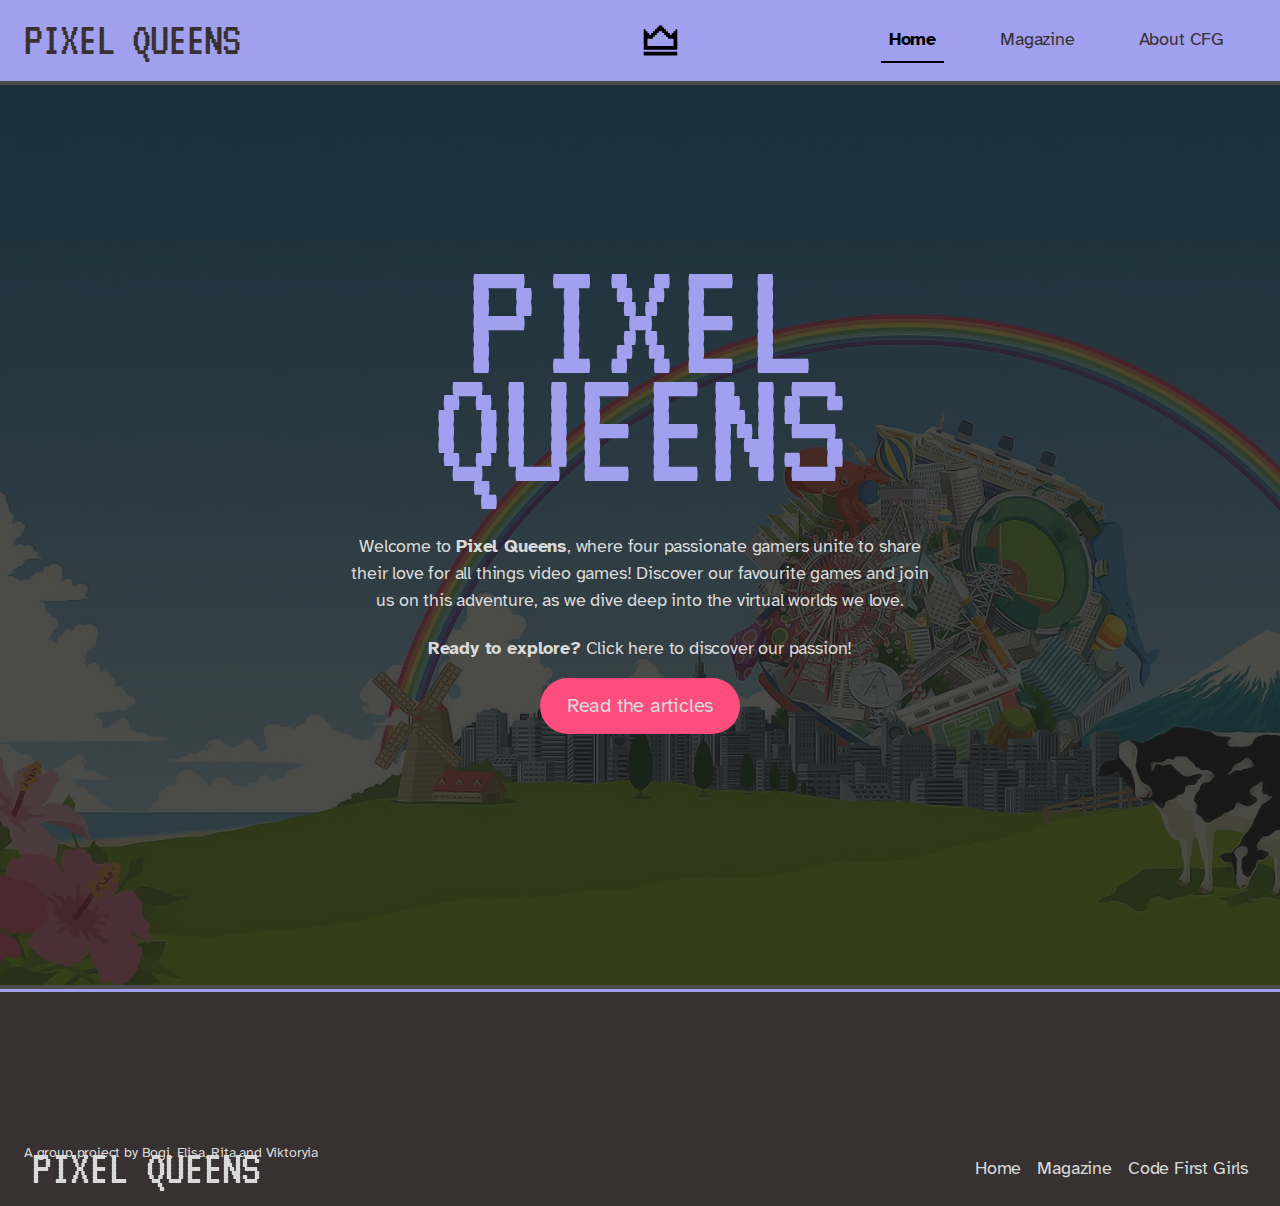
<file: index.html>
<!DOCTYPE html>
<html lang="en">
<head>
    <meta charset="UTF-8">
    <meta name="viewport" content="width=device-width, initial-scale=1.0">
    <title>Pixel Queens Homepage</title>
    <link rel="stylesheet" href="style.css">
    <link href="https://fonts.googleapis.com/css2?family=Atkinson+Hyperlegible:ital,wght@0,400;0,700;1,400;1,700&family=VT323&display=swap" rel="stylesheet">
    <link href="https://cdn.jsdelivr.net/npm/bootstrap@5.3.3/dist/css/bootstrap.min.css" rel="stylesheet" integrity="sha384-QWTKZyjpPEjISv5WaRU9OFeRpok6YctnYmDr5pNlyT2bRjXh0JMhjY6hW+ALEwIH" crossorigin="anonymous">
</head>
<body class="indexBody">
    <!--Navbar-->
    <nav class="navbar navbar-expand-lg">
        <a class="title ps-4" href="/index.html">pixel queens</a>
        <img class="icon" src="img/crown-svgrepo-com.svg" alt="Pixel Queens crown logo">
        <button class="navbar-toggler" type="button" data-bs-toggle="collapse" data-bs-target="#navbarNavAltMarkup" aria-controls="navbarNavAltMarkup" aria-expanded="false" aria-label="Toggle navigation">
            <span class="navbar-toggler-icon"></span>
        </button>
        <div class="navbar-nav nav-underline collapse navbar-collapse justify-content-end me-5" id="navbarNavAltMarkup">
            <ul class="nav navbar-nav gap-5">
                <li class="nav-item">
                    <a class="nav-link active" href="index.html">Home</a>
                </li>
                <li class="nav-item">
                    <a class="nav-link" href="page-2.html">Magazine</a>
                </li>
                <li class="nav-item">
                    <a class="nav-link" href="https://codefirstgirls.com/">About CFG</a>
                </li>
            </ul>
        </div>
    </nav>    
    <main class="indexMain">

    <section class="group-3">

        <h1>Pixel Queens</h1>
        <span></span>
        <span></span>
        <p>Welcome to <b>Pixel Queens</b>, where four passionate gamers unite to share their love for all things video games! Discover our favourite games and join us on this adventure, as we dive deep into the virtual worlds we love. <span></span><b>Ready to explore?</b> Click here to discover our passion!</p>
        <button class="button"><a href="page-2.html">Read the articles</a></button>
    </section>

    


    <div class="background-container">
        <img class="showing background" src="img/katamari.jpg" alt="a background from Katamari">
        <img class="background" src="img/minecraft.jpg" alt="a background from Minecraft">
        <img class="background" src="img/Childrenofmorta.jpg" alt="a background from Children of Morta">
        <img class="background" src="img/mortalkombat.webp" alt="a background from Mortal Kombat">
    </div>
    </main>
    <footer class="footer d-flex align-items-end justify-content-between py-4 px-4">
        <span class="col-md-4 ps-2 title">pixel queens</span>
        <p class="col-md-4 text-element group7">A group project by Bogi, Elisa, Rita and Viktoryia</p>    
        <ul class="nav col-md-4 justify-content-end">
            <li class="nav-item"><a href="index.html" class="nav-link-footer px-2 text-element">Home</a></li>
            <li class="nav-item"><a href="page-2.html" class="nav-link-footer px-2 text-element">Magazine</a></li>
            <li class="nav-item"><a href="https://codefirstgirls.com/" class="nav-link-footer px-2 text-element">Code First Girls</a></li>
            
        </ul>
    </footer>
    <script src="script.js"></script>
<script src="https://cdn.jsdelivr.net/npm/bootstrap@5.3.3/dist/js/bootstrap.bundle.min.js" integrity="sha384-YvpcrYf0tY3lHB60NNkmXc5s9fDVZLESaAA55NDzOxhy9GkcIdslK1eN7N6jIeHz" crossorigin="anonymous"></script>
</body>
</html>
</file>
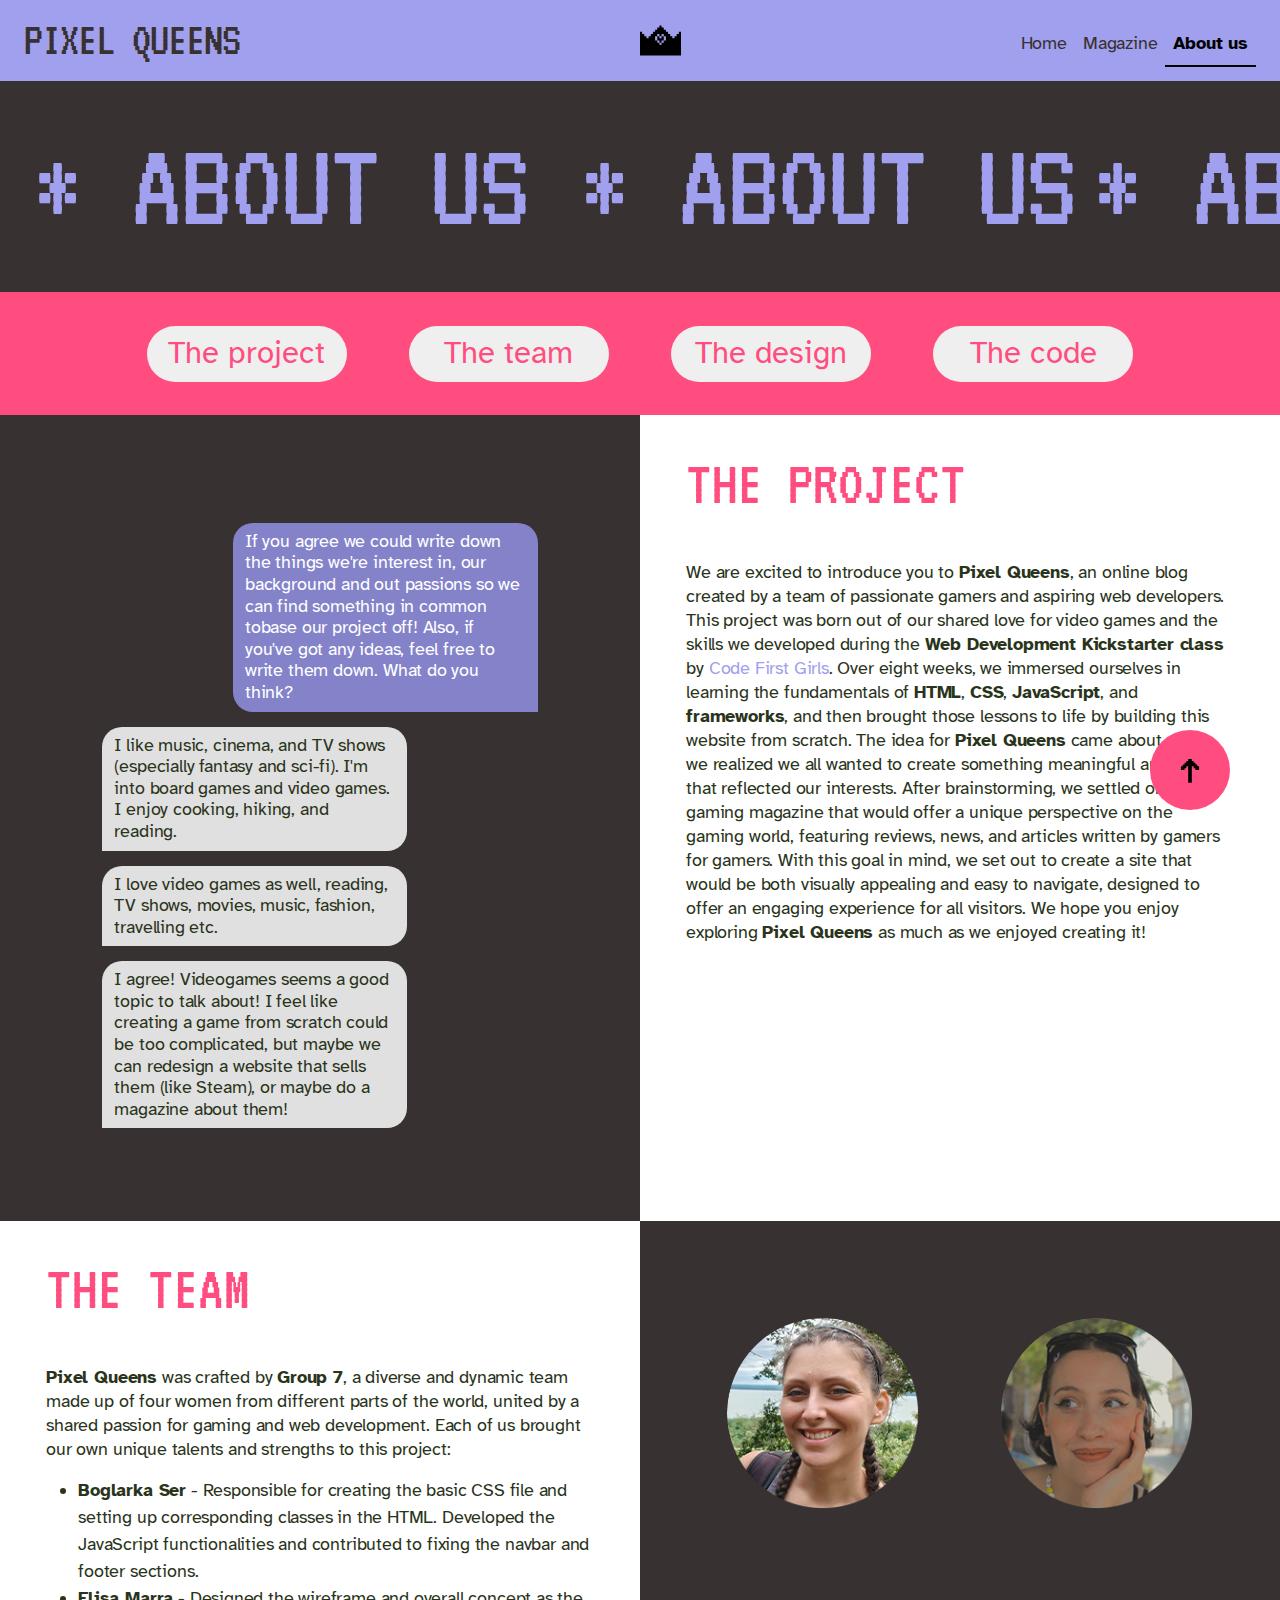
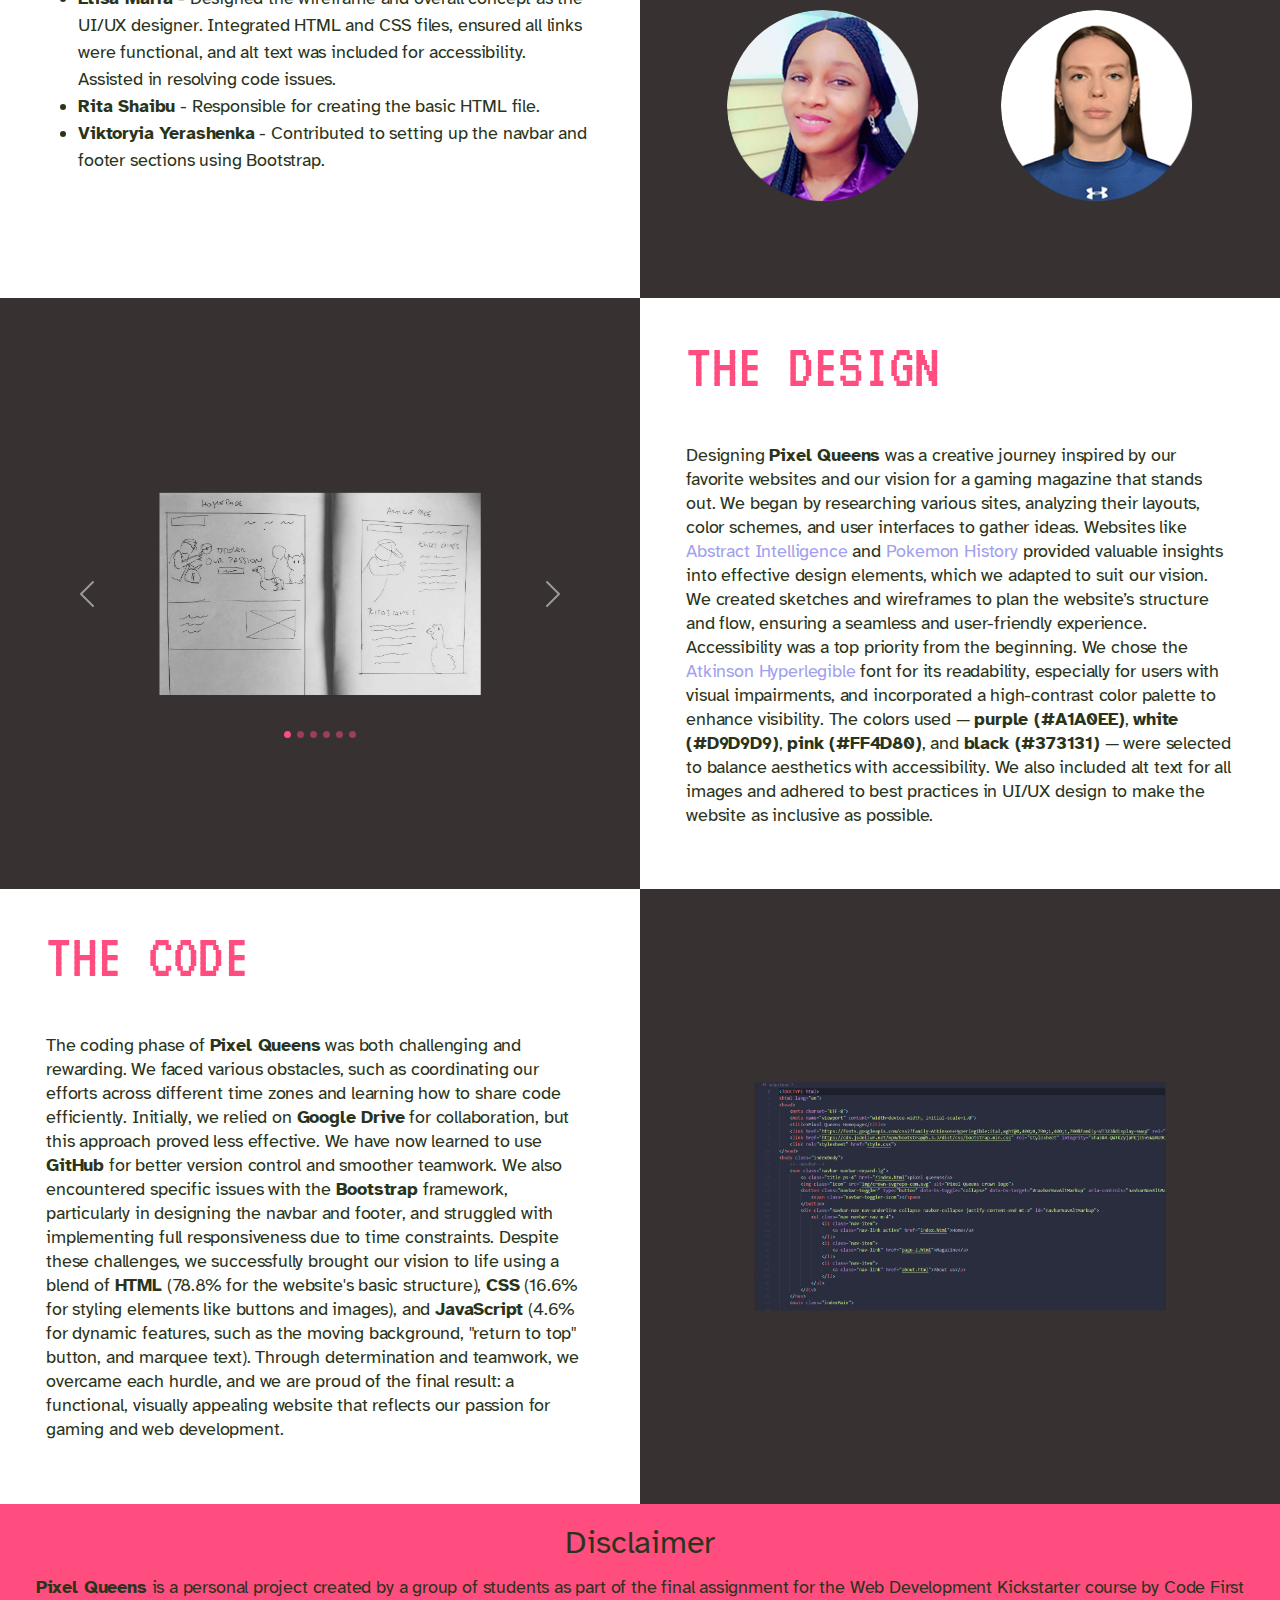
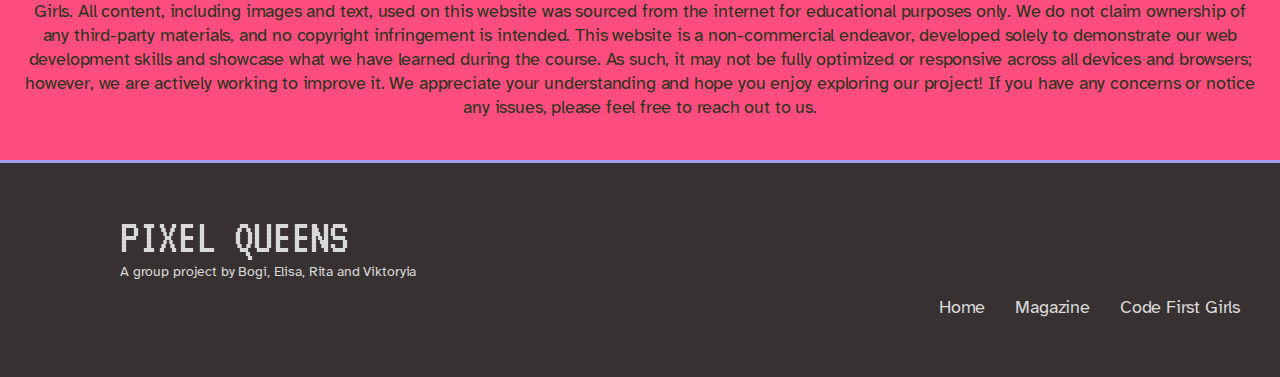
<file: about.html>
<!DOCTYPE html>
<html lang="en">

<head>
    <meta charset="UTF-8">
    <meta name="viewport" content="width=device-width, initial-scale=1.0">
    <link rel="icon" type="image/png" href="img/pixel_queens_logo_purple.svg">
    <title>Pixel Queens About</title>
    <link rel="stylesheet" href="style.css">
    <link
        href="https://fonts.googleapis.com/css2?family=Atkinson+Hyperlegible:ital,wght@0,400;0,700;1,400;1,700&family=VT323&display=swap;Roboto&display=swap"
        rel="stylesheet">
    <link href="https://cdn.jsdelivr.net/npm/bootstrap@5.3.3/dist/css/bootstrap.min.css" rel="stylesheet"
        integrity="sha384-QWTKZyjpPEjISv5WaRU9OFeRpok6YctnYmDr5pNlyT2bRjXh0JMhjY6hW+ALEwIH" crossorigin="anonymous">
</head>

<body class="articleBody">
    <button onclick="topFunction()" id="myBtn" title="Go to top"><img src="img/arrow-up-svgrepo-com.svg"
            alt="Go up"></button>
    <nav class="navbar navbar-expand-lg">
        <a class="title ps-4" href="index.html">pixel queens</a>
        <img class="icon" src="img/pixel_queens_logo.svg" alt="Pixel Queens crown logo">
        <button class="navbar-toggler" type="button" data-bs-toggle="collapse" data-bs-target="#navbarNavAltMarkup"
            aria-controls="navbarNavAltMarkup" aria-expanded="false" aria-label="Toggle navigation">
            <span class="navbar-toggler-icon"></span>
        </button>
        <div class="navbar-nav nav-underline collapse navbar-collapse justify-content-end mt-2" id="navbarNavAltMarkup">
            <ul class="nav navbar-nav m-4">
                <li class="nav-item">
                    <a class="nav-link " href="index.html">Home</a>
                </li>
                <li class="nav-item">
                    <a class="nav-link" href="magazine.html">Magazine</a>
                </li>
                <li class="nav-item">
                    <a class="nav-link active" href="about.html">About us</a>
                </li>
            </ul>
        </div>
    </nav>

    <div class="scroller" data-animated="true">
        <ul class="tag-list scroller__inner">
            <li> * about us * about us </li>
            <li> * about us </li>
        </ul>
    </div>

    <div class="tab">
        <button type="button" onclick="location.href='#the_project'" class="tablinks"><a>The project</a></button>
        <button type="button" onclick="location.href='#the_team'" class="tablinks"><a>The team</a></button>
        <button type="button" onclick="location.href='#the_design'" class="tablinks"><a>The design</a></button>
        <button type="button" onclick="location.href='#the_code'" class="tablinks"><a>The code</a></button>
    </div>
    <section class="article-section">
        <div id="the_project" class="tabcontent">
            <h2 class="gameTitle">
                The project
            </h2>
            <p class="text-container">
                We are excited to introduce you to <b>Pixel Queens</b>, an online blog created by a team of passionate
                gamers and aspiring web developers. This project was born out of our shared love for video games and the
                skills we developed during the <b>Web Development Kickstarter class</b> by <a
                    href="https://codefirstgirls.com/">Code First Girls</a>. Over eight weeks, we immersed ourselves in
                learning the fundamentals of <b>HTML</b>, <b>CSS</b>, <b>JavaScript</b>, and <b>frameworks</b>, and then
                brought those lessons to life by building this website from scratch.

                The idea for <b>Pixel Queens</b> came about when we realized we all wanted to create something
                meaningful and fun that reflected our interests. After brainstorming, we settled on a gaming magazine
                that would offer a unique perspective on the gaming world, featuring reviews, news, and articles written
                by gamers for gamers. With this goal in mind, we set out to create a site that would be both visually
                appealing and easy to navigate, designed to offer an engaging experience for all visitors. We hope you
                enjoy exploring <b>Pixel Queens</b> as much as we enjoyed creating it!
        </div>
        <div class="character-container about-chat">
            <div class="chatbox__messages">
                <div class="chatbox__messages__div">
                    <div class="messages__item messages__item--operator">
                        If you agree we could write down the things we're interest in,
                        our background and out passions so we can find something in common tobase our project off!
                        Also, if you've got any ideas, feel free to write them down. What do you think?
                    </div>
                    <div class="messages__item messages__item--visitor">
                        I like music, cinema, and TV shows (especially fantasy and sci-fi).
                        I'm into board games and video games. I enjoy cooking, hiking, and reading.
                    </div>
                    <div class="messages__item messages__item--visitor">
                        I love video games as well, reading, TV shows, movies, music, fashion, travelling etc.
                    </div>
                    <div class="messages__item messages__item--visitor">
                        I agree! Videogames seems a good topic to talk about!
                        I feel like creating a game from scratch could be too complicated,
                        but maybe we can redesign a website that sells them (like Steam), or maybe do a magazine about
                        them!
                    </div>
                </div>
            </div>
        </div>
    </section>

    <section class="article-section">
        <div id="the_team" class="tabcontent">
            <h2 class="gameTitle">
                the team </h2>
            <p class="text-container about-container">

                <b>Pixel Queens</b> was crafted by <b>Group 7</b>, a diverse and dynamic team made up of four women from
                different parts of the world, united by a shared passion for gaming and web development. Each of us
                brought our own unique talents and strengths to this project:

            <ul>
                <li>
                    <b>Boglarka Ser</b> - Responsible for creating the basic CSS file and setting up corresponding
                    classes in the HTML. Developed the JavaScript functionalities and contributed to fixing the navbar
                    and footer sections.
                </li>
                <li><b>Elisa Marra</b> - Designed the wireframe and overall concept as the UI/UX designer. Integrated
                    HTML and CSS files, ensured all links were functional, and alt text was included for accessibility.
                    Assisted in resolving code issues.</li>
                <li><b>Rita Shaibu</b> - Responsible for creating the basic HTML file.</li>
                <li><b>Viktoryia Yerashenka</b> - Contributed to setting up the navbar and footer sections using
                    Bootstrap.</li>
            </ul>
            </p>
        </div>
        <div class="character-container about-avatars">
            <div data-content="Bogi" class="photo-container">
                <img src="img/bogi_icon.png" alt="Bogi">
            </div>
            <div data-content="Elisa" class="photo-container">
                <img src="img/Elisa_icon.png" alt="Elisa">
            </div>
            <div data-content="Rita" class="photo-container">
                <img src="img/rita_icon.png" alt="Rita">
            </div>
            <div data-content="Viktoryia" class="photo-container">
                <img src="img/viktoryia_icon.png" alt="Viktoryia">
            </div>
        </div>
    </section>

    <section class="article-section">
        <div id="the_design" class="tabcontent">
            <h2 class="gameTitle"> The design</h2>

            <p class="text-container">
                Designing <b>Pixel Queens</b> was a creative journey inspired by our favorite websites and our vision
                for a gaming magazine that stands out. We began by researching various sites, analyzing their layouts,
                color schemes, and user interfaces to gather ideas. Websites like <a
                    href="https://abstract-intelligence.com/">Abstract Intelligence</a> and <a
                    href="https://pokemonhistory.tilda.ws/en">Pokemon History</a> provided valuable insights into
                effective design elements, which we adapted to suit our vision. We created sketches and wireframes to
                plan the website’s structure and flow, ensuring a seamless and user-friendly experience.

                Accessibility was a top priority from the beginning. We chose the <a
                    href="https://fonts.google.com/specimen/Atkinson+Hyperlegible">Atkinson Hyperlegible</a> font for
                its readability, especially for users with visual impairments, and incorporated a high-contrast color
                palette to enhance visibility. The colors used — <b>purple (#A1A0EE)</b>, <b>white (#D9D9D9)</b>,
                <b>pink (#FF4D80)</b>, and <b>black (#373131)</b> — were selected to balance aesthetics with
                accessibility. We also included alt text for all images and adhered to best practices in UI/UX design to
                make the website as inclusive as possible.
            </p>
        </div>
        <div class="character-container article-carousel">
            <div id="carouselExample" class="carousel slide" data-bs-ride="carousel" data-bs-interval="2500">
                <div class="carousel-indicators m-0">
                    <button type="button" data-bs-target="#carouselExample" data-bs-slide-to="0" class="active"
                        aria-current="true" aria-label="Slide 1"></button>
                    <button type="button" data-bs-target="#carouselExample" data-bs-slide-to="1"
                        aria-label="Slide 2"></button>
                    <button type="button" data-bs-target="#carouselExample" data-bs-slide-to="2"
                        aria-label="Slide 3"></button>
                    <button type="button" data-bs-target="#carouselExample" data-bs-slide-to="3"
                        aria-label="Slide 4"></button>
                    <button type="button" data-bs-target="#carouselExample" data-bs-slide-to="4"
                        aria-label="Slide 5"></button>
                    <button type="button" data-bs-target="#carouselExample" data-bs-slide-to="5"
                        aria-label="Slide 6"></button>
                </div>
                <div class="carousel-inner">
                    <div class="carousel-item active">
                        <img src="img/webp_preliminary_sketch.webp" class="d-block w-100" alt="Preliminaly sketch">
                    </div>
                    <div class="carousel-item">
                        <img src="img/webp_definitive_sketches.webp" class="d-block w-100" alt="Definitive sketches">
                    </div>
                    <div class="carousel-item">
                        <img src="img/webp_wireframe_homepage.webp" class="d-block w-100" alt="Wireframe homepage">
                    </div>
                    <div class="carousel-item">
                        <img src="img/webp_wireframe_articles_page.webp" class="d-block w-100"
                            alt="Wireframe article page">
                    </div>
                    <div class="carousel-item">
                        <img src="img/webp_mockup_homepage.webp" class="d-block w-100" alt="Mockup homepage">
                    </div>
                    <div class="carousel-item">
                        <img src="img/webp_mockup_articles_page.webp" class="d-block w-100" alt="Mockup article page">
                    </div>
                </div>
                <button class="carousel-control-prev" type="button" data-bs-target="#carouselExample"
                    data-bs-slide="prev">
                    <span class="carousel-control-prev-icon" aria-hidden="true"></span>
                    <span class="visually-hidden">Previous</span>
                </button>
                <button class="carousel-control-next" type="button" data-bs-target="#carouselExample"
                    data-bs-slide="next">
                    <span class="carousel-control-next-icon" aria-hidden="true"></span>
                    <span class="visually-hidden">Next</span>
                </button>
            </div>
        </div>
    </section>

    <section class="article-section">
        <div id="the_code" class="tabcontent">
            <h2 class="gameTitle">The code</h2>


            <p class="text-container">
                The coding phase of <b>Pixel Queens</b> was both challenging and rewarding. We faced various obstacles,
                such as coordinating our efforts across different time zones and learning how to share code efficiently.
                Initially, we relied on <b>Google Drive</b> for collaboration, but this approach proved less effective.
                We have now learned to use <b>GitHub</b> for better version control and smoother teamwork. We also
                encountered specific issues with the <b>Bootstrap</b> framework, particularly in designing the navbar
                and footer, and struggled with implementing full responsiveness due to time constraints.

                Despite these challenges, we successfully brought our vision to life using a blend of <b>HTML</b> (78.8%
                for the website's basic structure), <b>CSS</b> (16.6% for styling elements like buttons and images), and
                <b>JavaScript</b> (4.6% for dynamic features, such as the moving background, "return to top" button, and
                marquee text). Through determination and teamwork, we overcame each hurdle, and we are proud of the
                final result: a functional, visually appealing website that reflects our passion for gaming and web
                development.
            </p>

        </div>
        <div class="character-container">

            <img class="character-image" src="img/code_img.png" alt="A snippet of our code">

        </div>
    </section>
    <section class="disclaimer_section">

        <h2 class="discalimer_title">Disclaimer</h2>

        <p class="">
            <b>Pixel Queens</b> is a personal project created by a group of students as part of the final assignment for
            the Web Development Kickstarter course by Code First Girls. All content, including images and text, used on
            this website was sourced from the internet for educational purposes only. We do not claim ownership of any
            third-party materials, and no copyright infringement is intended.
            This website is a non-commercial endeavor, developed solely to demonstrate our web development skills and
            showcase what we have learned during the course. As such, it may not be fully optimized or responsive across
            all devices and browsers; however, we are actively working to improve it.
            We appreciate your understanding and hope you enjoy exploring our project! If you have any concerns or
            notice any issues, please feel free to reach out to us.
        </p>
    </section>

    </main>

    <footer class="footer">
        <div class="title-group">
            <span class="title">pixel queens</span>
            <p class="group7">A group project by Bogi, Elisa, Rita and Viktoryia</p>
        </div>
        <ul class="list-unstyled">
            <li><a href="index.html" class="nav-link-footer">Home</a></li>
            <li><a href="magazine.html" class="nav-link-footer">Magazine</a></li>
            <li><a href="https://codefirstgirls.com/" class="nav-link-footer">Code First Girls</a></li>
        </ul>
    </footer>

    <script src="script.js"></script>
    <script src="https://cdn.jsdelivr.net/npm/bootstrap@5.3.3/dist/js/bootstrap.bundle.min.js"
        integrity="sha384-YvpcrYf0tY3lHB60NNkmXc5s9fDVZLESaAA55NDzOxhy9GkcIdslK1eN7N6jIeHz"
        crossorigin="anonymous"></script>
</body>

</html>
</file>
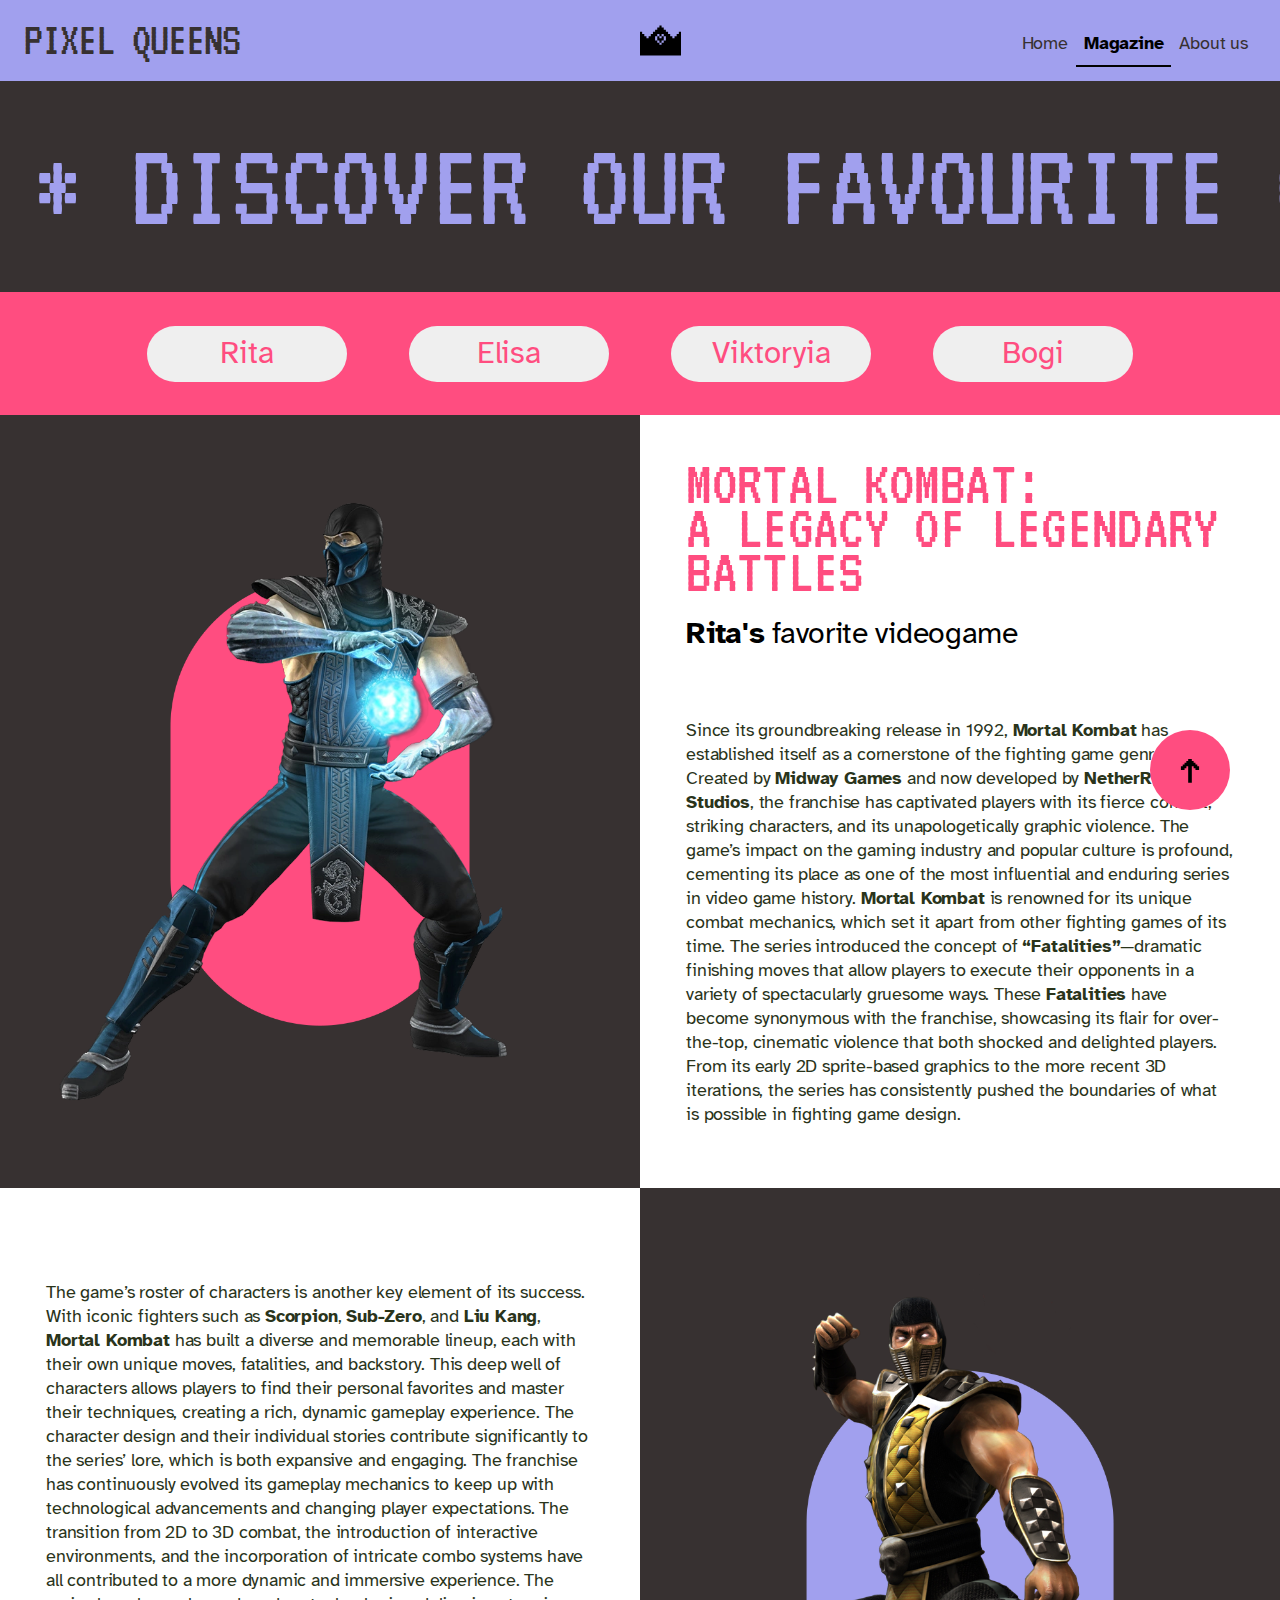
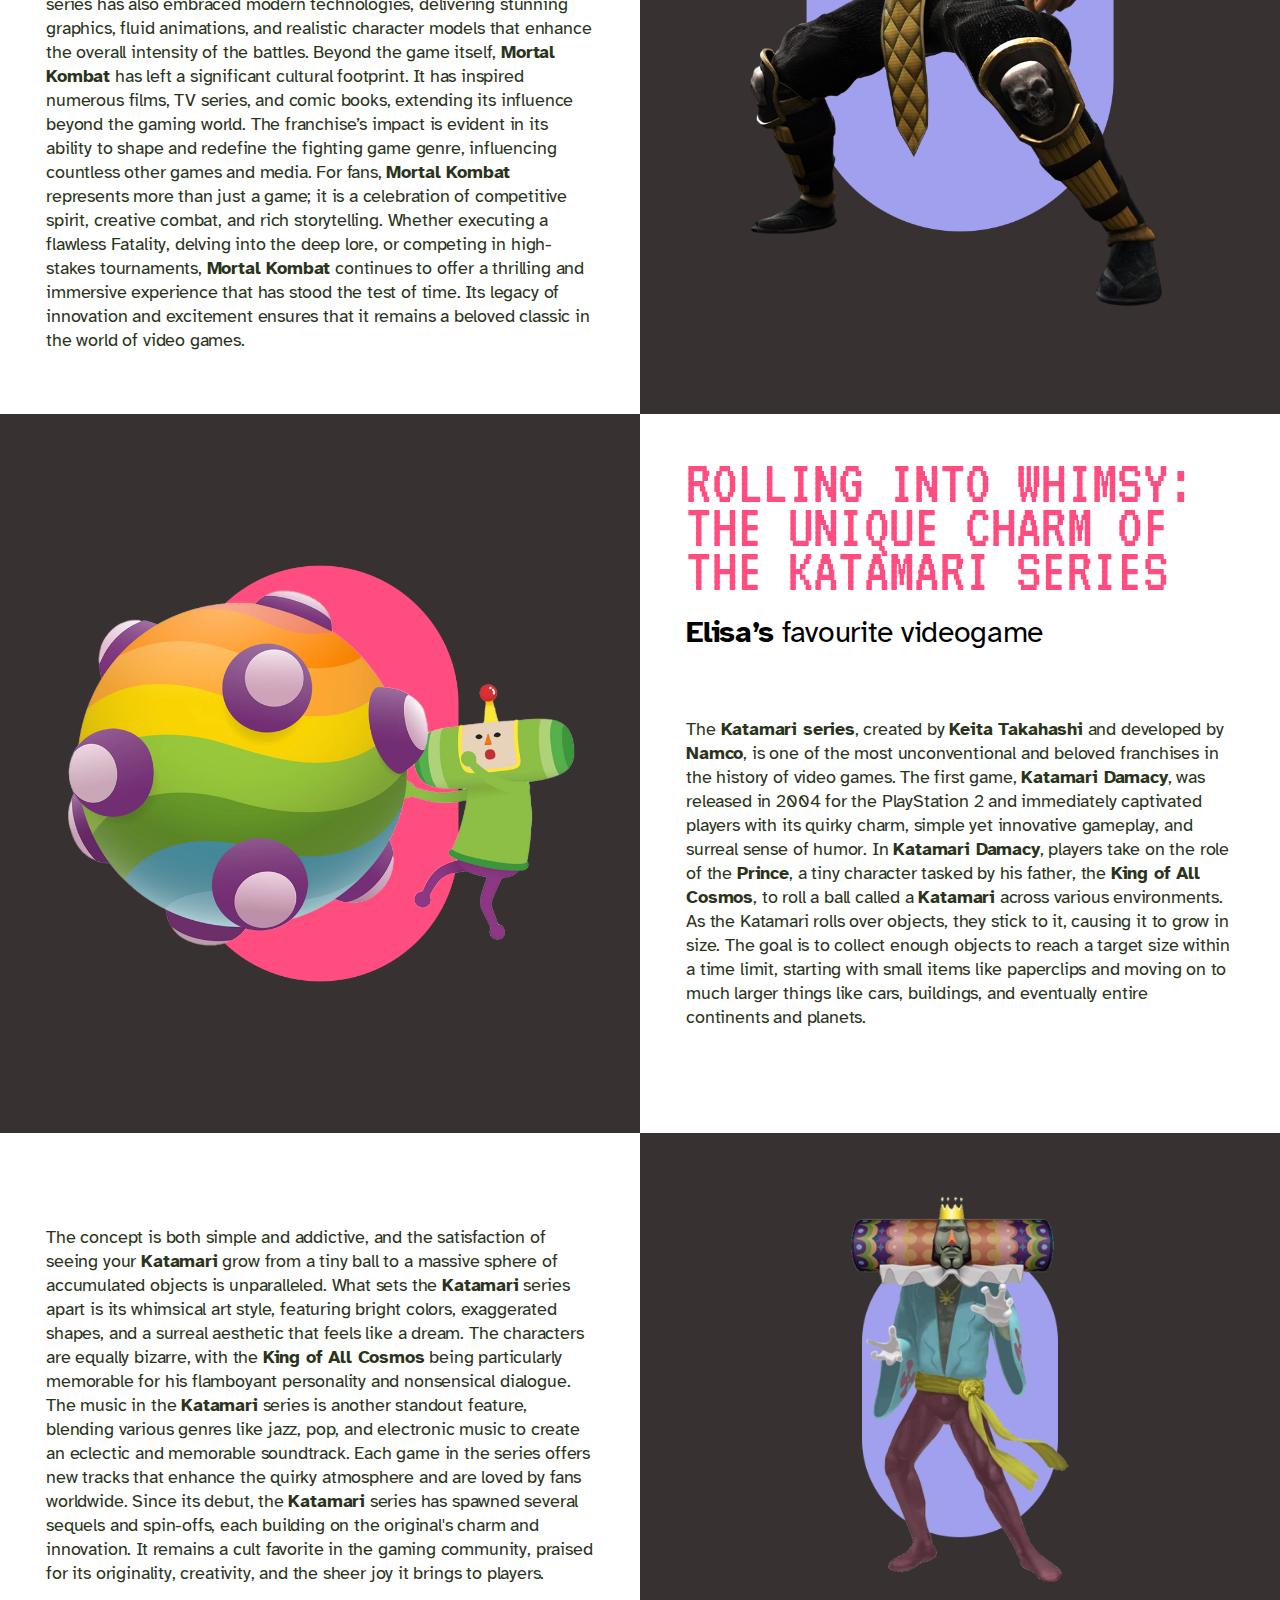
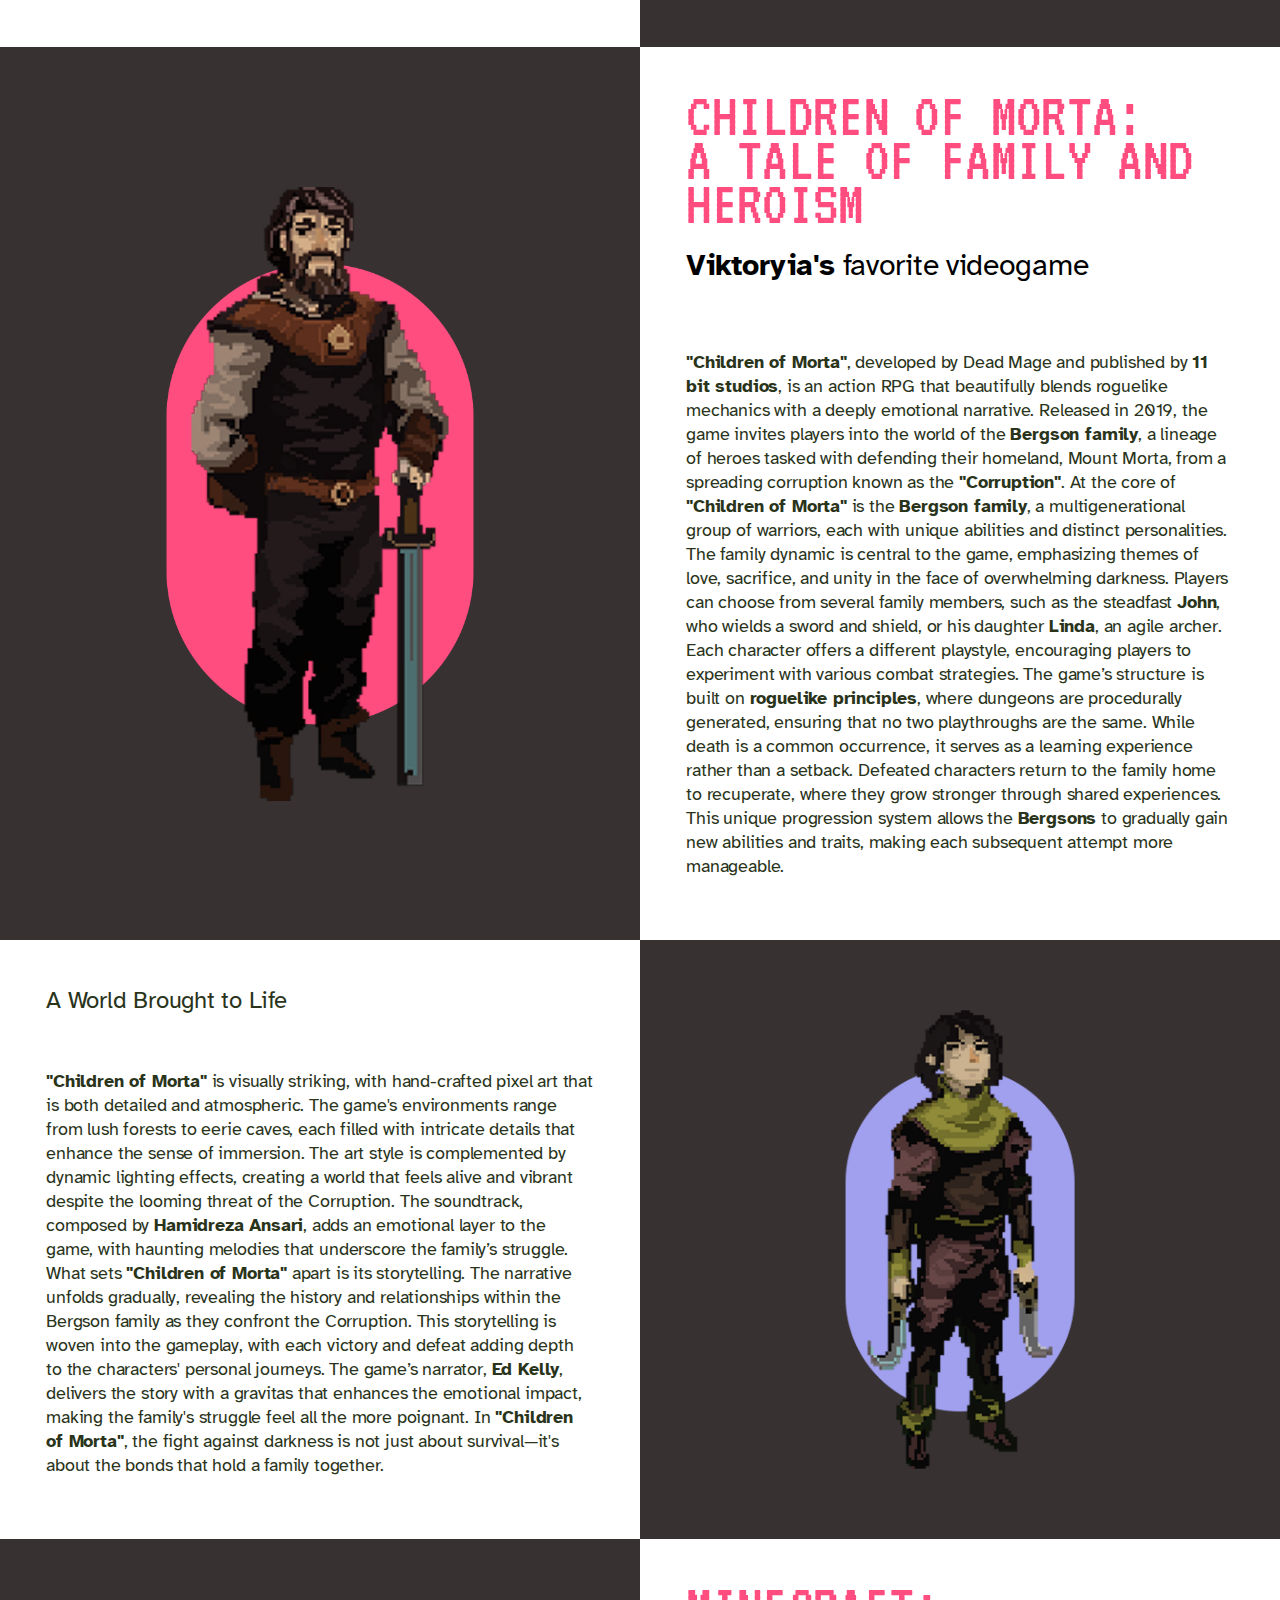
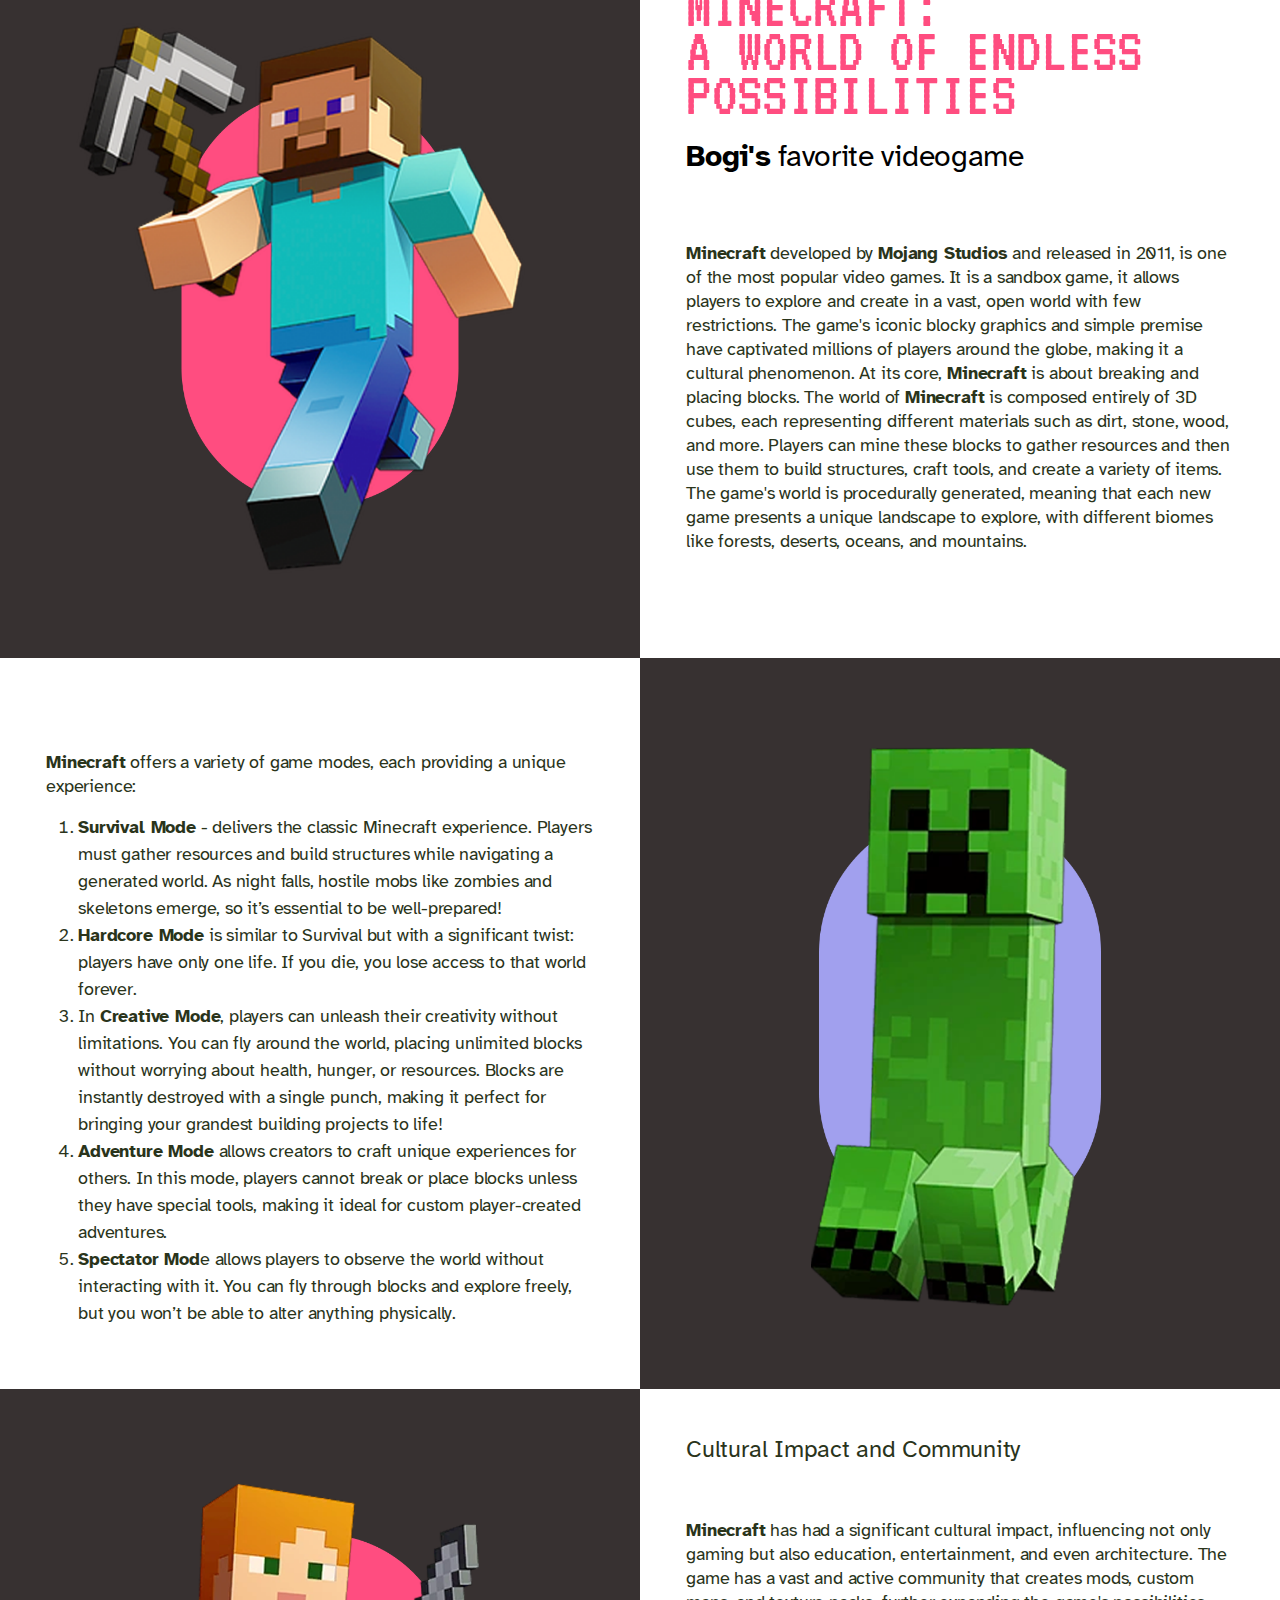
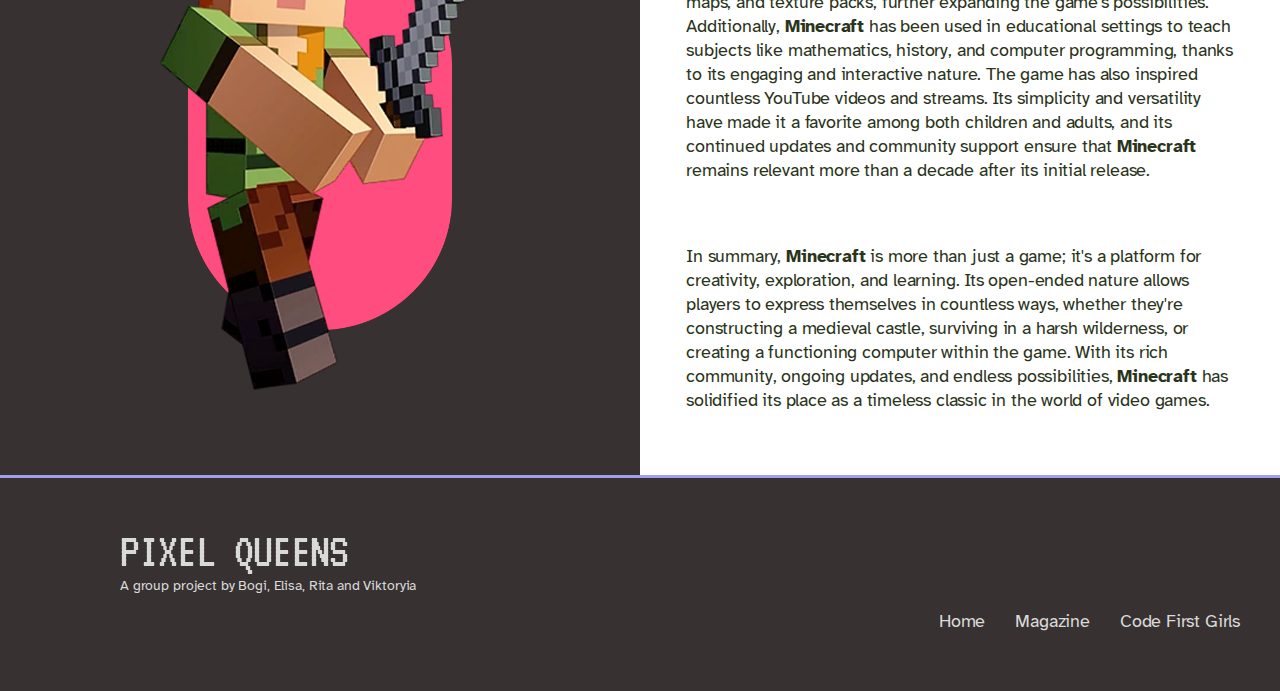
<file: magazine.html>
<!DOCTYPE html>
<html lang="en">
<head>
    <meta charset="UTF-8">
    <meta name="viewport" content="width=device-width, initial-scale=1.0">
    <link rel="icon" type="image/png" href="img/pixel_queens_logo_purple.svg">
    <title>Pixel Queens Magazine</title>
    <link rel="stylesheet" href="style.css">
    <link href="https://fonts.googleapis.com/css2?family=Atkinson+Hyperlegible:ital,wght@0,400;0,700;1,400;1,700&family=VT323&display=swap" rel="stylesheet">
    <link href="https://cdn.jsdelivr.net/npm/bootstrap@5.3.3/dist/css/bootstrap.min.css" rel="stylesheet" integrity="sha384-QWTKZyjpPEjISv5WaRU9OFeRpok6YctnYmDr5pNlyT2bRjXh0JMhjY6hW+ALEwIH" crossorigin="anonymous">
</head>
<body class="articleBody">
    <button onclick="topFunction()" id="myBtn" title="Go to top"><img src="img/arrow-up-svgrepo-com.svg" alt="Go up"></button>
    <nav class="navbar navbar-expand-lg">
        <a class="title ps-4" href="index.html">pixel queens</a>
        <img class="icon" src="img/pixel_queens_logo.svg" alt="Pixel Queens crown logo">
        <button class="navbar-toggler" type="button" data-bs-toggle="collapse" data-bs-target="#navbarNavAltMarkup" aria-controls="navbarNavAltMarkup" aria-expanded="false" aria-label="Toggle navigation">
            <span class="navbar-toggler-icon"></span>
        </button>
        <div class="navbar-nav nav-underline collapse navbar-collapse justify-content-end mt-2" id="navbarNavAltMarkup">
            <ul class="nav navbar-nav m-4">
                <li class="nav-item">
                    <a class="nav-link " href="index.html">Home</a>
                </li>
                <li class="nav-item">
                    <a class="nav-link active" href="magazine.html">Magazine</a>
                </li>
                <li class="nav-item">
                    <a class="nav-link" href="about.html">About us</a>
                </li>
            </ul>
        </div>
    </nav>    
        <div class="scroller" data-animated="true">
            <ul class="tag-list scroller__inner">
                <li> * discover our favourite games </li>
                <li> * discover our favourite games </li>
            </ul>
        </div>

        <!-- hover tabs for our individual games -->
        <div class="tab">
            <button type="button" onclick="location.href='#Rita'" class="tablinks"><a>Rita</a></button>
            <button type="button" onclick="location.href='#Elisa'" class="tablinks"><a>Elisa</a></button>
            <button type="button" onclick="location.href='#Viktoryia'" class="tablinks"><a>Viktoryia</a></button>
            <button type="button" onclick="location.href='#Bogi'" class="tablinks"><a>Bogi</a></button>
        </div>
        <section class="article-section">
            <div id="Rita" class="tabcontent">
                <h2 class="gameTitle">
                Mortal Kombat: <br>A Legacy of legendary battles
                </h2>
                <h4 class="favorite-game">
                    <span class="bold">Rita's</span> favorite videogame
                </h4>
                <p class="text-container">
                    Since its groundbreaking release in 1992, <b>Mortal Kombat</b> has established itself as a cornerstone of the fighting game genre.
                    Created by <b>Midway Games</b> and now developed by <b>NetherRealm Studios</b>, the franchise has captivated players with its fierce combat, striking characters, and its unapologetically graphic violence. The game’s impact on the gaming industry and popular culture is profound, cementing its place as one of the most influential and enduring series in video game history.                        
                    <b>Mortal Kombat</b> is renowned for its unique combat mechanics, which set it apart from other fighting games of its time.
                    The series introduced the concept of <b>“Fatalities”</b>—dramatic finishing moves that allow players to execute their opponents in a variety of spectacularly gruesome ways.
                    These <b>Fatalities</b> have become synonymous with the franchise, showcasing its flair for over-the-top, cinematic violence that both shocked and delighted players.
                    From its early 2D sprite-based graphics to the more recent 3D iterations, the series has consistently pushed the boundaries of what is possible in fighting game design.
                </p>
            </div>
            <div class="character-container">
                <img class="character-image" src="img/mortal1.png" alt="A character from Mortal Kombat: Sub-zero">
            </div>
        </section>
        <section class="article-section">
            <div>
                <p class="text-container">
                
                    The game’s roster of characters is another key element of its success. With iconic fighters such as <b>Scorpion</b>, <b>Sub-Zero</b>, and <b>Liu Kang</b>, <b>Mortal Kombat</b> has built a diverse and memorable lineup, each with their own unique moves, fatalities, and backstory.
                    This deep well of characters allows players to find their personal favorites and master their techniques, creating a rich, dynamic gameplay experience.
                    The character design and their individual stories contribute significantly to the series’ lore, which is both expansive and engaging.
                    The franchise has continuously evolved its gameplay mechanics to keep up with technological advancements and changing player expectations.
                    The transition from 2D to 3D combat, the introduction of interactive environments, and the incorporation of intricate combo systems have all contributed to a more dynamic and immersive experience.
                    The series has also embraced modern technologies, delivering stunning graphics, fluid animations, and realistic character models that enhance the overall intensity of the battles.                
                    Beyond the game itself, <b>Mortal Kombat</b> has left a significant cultural footprint.
                    It has inspired numerous films, TV series, and comic books, extending its influence beyond the gaming world. The franchise’s impact is evident in its ability to shape and redefine the fighting game genre, influencing countless other games and media.                    
                    For fans, <b>Mortal Kombat</b> represents more than just a game; it is a celebration of competitive spirit, creative combat, and rich storytelling.
                    Whether executing a flawless Fatality, delving into the deep lore, or competing in high-stakes tournaments, <b>Mortal Kombat</b> continues to offer a thrilling and immersive experience that has stood the test of time. Its legacy of innovation and excitement ensures that it remains a beloved classic in the world of video games.      
                </p>
            </div>
            <div class="character-container">
                <img class="character-image" src="img/mortal2.png" alt="Another character from Mortal Kombat: Scorpion">
            </div>
        </section>
        <section class="article-section">
            <div id="Elisa" class="tabcontent">
                <h2 class="gameTitle">
                Rolling into Whimsy: The Unique Charm of the Katamari Series
                </h2>
                <h4 class="favorite-game">
                    <span class="bold">Elisa’s</span> favourite videogame
                </h4>
                <p class="text-container">
                    The <b>Katamari series</b>, created by <b>Keita Takahashi</b> and developed by <b>Namco</b>, is one of the 
                    most unconventional and beloved franchises in the history of video games. The first game, 
                    <b>Katamari Damacy</b>, was released in 2004 for the PlayStation 2 and immediately captivated 
                    players with its quirky charm, simple yet innovative gameplay, and surreal sense of humor.
                    In <b>Katamari Damacy</b>, players take on the role of the <b>Prince</b>, a tiny character tasked by his 
                    father, the <b>King of All Cosmos</b>, to roll a ball called a <b>Katamari</b> across various environments. 
                    As the Katamari rolls over objects, they stick to it, causing it to grow in size. The goal is to 
                    collect enough objects to reach a target size within a time limit, starting with small items like 
                    paperclips and moving on to much larger things like cars, buildings, and eventually entire 
                    continents and planets. 
                </p>
            </div>
            <div class="character-container">
                <img class="character-image" src="img/katamari1.png" alt="A character from Katamari: the Prince">
            </div>
        </section>
        <section class="article-section">
            <div>
                <p class="text-container">
                    The concept is both simple and addictive, and the satisfaction of 
                    seeing your <b>Katamari</b> grow from a tiny ball to a massive sphere of accumulated objects is 
                    unparalleled.
                    What sets the <b>Katamari</b> series apart is its whimsical art style, featuring bright colors, 
                    exaggerated shapes, and a surreal aesthetic that feels like a dream. The characters are 
                    equally bizarre, with the <b>King of All Cosmos</b> being particularly memorable for his flamboyant 
                    personality and nonsensical dialogue.
                    The music in the <b>Katamari</b> series is another standout feature, blending various genres like 
                    jazz, pop, and electronic music to create an eclectic and memorable soundtrack. Each game
                    in the series offers new tracks that enhance the quirky atmosphere and are loved by fans 
                    worldwide.
                    Since its debut, the <b>Katamari</b> series has spawned several sequels and spin-offs, each 
                    building on the original's charm and innovation. It remains a cult favorite in the gaming 
                    community, praised for its originality, creativity, and the sheer joy it brings to players.
                </p>
            </div>
            <div class="character-container">
                <img class="character-image" src="img/katamari2.png" alt="Another character from Katamari: the King of All Cosmos">
            </div>
        </section>
        <section class="article-section">
            <div id="Viktoryia" class="tabcontent">
                <h2 class="gameTitle">
                Children of Morta:<br>A Tale of Family and Heroism
                </h2>
                <h4 class="favorite-game">
                    <span class="bold">Viktoryia's</span> favorite videogame
                </h4>
                <p class="text-container">
                    <b>"Children of Morta"</b>, developed by Dead Mage and published by <b>11 bit studios</b>, is an action 
                    RPG that beautifully blends roguelike mechanics with a deeply emotional narrative. 
                    Released in 2019, the game invites players into the world of the <b>Bergson family</b>, a lineage of 
                    heroes tasked with defending their homeland, Mount Morta, from a spreading corruption 
                    known as the <b>"Corruption"</b>.

                    At the core of <b>"Children of Morta"</b> is the <b>Bergson family</b>, a multigenerational group of 
                    warriors, each with unique abilities and distinct personalities. The family dynamic is central to
                    the game, emphasizing themes of love, sacrifice, and unity in the face of overwhelming 
                    darkness. Players can choose from several family members, such as the steadfast <b>John</b>, 
                    who wields a sword and shield, or his daughter <b>Linda</b>, an agile archer. Each character offers 
                    a different playstyle, encouraging players to experiment with various combat strategies.
                    
                    The game’s structure is built on <b>roguelike principles</b>, where dungeons are procedurally 
                    generated, ensuring that no two playthroughs are the same. While death is a common 
                    occurrence, it serves as a learning experience rather than a setback. Defeated characters 
                    return to the family home to recuperate, where they grow stronger through shared 
                    experiences. This unique progression system allows the <b>Bergsons</b> to gradually gain new 
                    abilities and traits, making each subsequent attempt more manageable.
                </p>
            </div>
            <div class="character-container">
                <img class="character-image" src="img/children1.png" alt="A character from Children of Morta: John">
            </div>
        </section>
        <section class="article-section">
            <div>
                <h4>A World Brought to Life</h4>
                <p class="text-container">
                    <b>"Children of Morta"</b> is visually striking, with hand-crafted pixel art that is both detailed and 
                    atmospheric. The game's environments range from lush forests to eerie caves, each filled 
                    with intricate details that enhance the sense of immersion. The art style is complemented by 
                    dynamic lighting effects, creating a world that feels alive and vibrant despite the looming 
                    threat of the Corruption. The soundtrack, composed by <b>Hamidreza Ansari</b>, adds an 
                    emotional layer to the game, with haunting melodies that underscore the family’s struggle.

                    What sets <b>"Children of Morta"</b> apart is its storytelling. The narrative unfolds gradually, 
                    revealing the history and relationships within the Bergson family as they confront the 
                    Corruption. This storytelling is woven into the gameplay, with each victory and defeat adding 
                    depth to the characters' personal journeys. The game’s narrator, <b>Ed Kelly</b>, delivers the story 
                    with a gravitas that enhances the emotional impact, making the family's struggle feel all the 
                    more poignant.
                    In <b>"Children of Morta"</b>, the fight against darkness is not just about survival—it's about the 
                    bonds that hold a family together.
                </p>
            </div>
            <div class="character-container">
                <img class="character-image" src="img/children2.png" alt="Another character from Children of Morta: Kevin">
            </div>
        </section>
        <section class="article-section">
            <div id="Bogi" class="tabcontent">
                <h2 class="gameTitle">Minecraft: <br>A World of Endless Possibilities</h2>
                <h4 class="favorite-game">
                    <span class="bold">Bogi's</span> favorite videogame
                </h4>
        
                <p class="text-container">
                    <b>Minecraft</b> developed by <b>Mojang Studios</b> and released in 2011, is one of the most popular 
                    video games. It is a sandbox game, it allows players to explore and create in a vast, open 
                    world with few restrictions. The game's iconic blocky graphics and simple premise have 
                    captivated millions of players around the globe, making it a cultural phenomenon.

                    At its core, <b>Minecraft</b> is about breaking and placing blocks. The world of <b>Minecraft</b> is 
                    composed entirely of 3D cubes, each representing different materials such as dirt, stone, 
                    wood, and more. Players can mine these blocks to gather resources and then use them to build
                    structures, craft tools, and create a variety of items. The game's world is procedurally 
                    generated, meaning that each new game presents a unique landscape to explore, with different
                    biomes like forests, deserts, oceans, and mountains.
                </p>

            </div>
            <div class="character-container">
                <img class="character-image" src="img/minecraft1.png" alt="A character from Minecraft: Steve">
            </div>
        </section>
        <section class="article-section">
            <div class="text-container">
                <p>
                    <b>Minecraft</b> offers a variety of game modes, each providing a unique experience:
                </p>
                <ol>
                    <li><b>Survival Mode</b> - delivers the classic Minecraft experience. Players must gather 
                    resources and build structures while navigating a generated world. As night falls, 
                    hostile mobs like zombies and skeletons emerge, so it’s essential to be well-prepared!
                    </li>
                    <li>
                        <b>Hardcore Mode</b>  is similar to Survival but with a significant twist: players have only 
                        one life. If you die, you lose access to that world forever.                
                    </li>
                    <li>In <b>Creative Mode</b>, players can unleash their creativity without limitations. You can 
                    fly around the world, placing unlimited blocks without worrying about health, hunger, 
                    or resources. Blocks are instantly destroyed with a single punch, making it perfect for 
                    bringing your grandest building projects to life!</li>
                    <li><b>Adventure Mode</b> allows creators to craft unique experiences for others. In this mode, 
                    players cannot break or place blocks unless they have special tools, making it ideal for
                    custom player-created adventures.</li>
                    <li><b>Spectator Mod</b>e allows players to observe the world without interacting with it. You 
                    can fly through blocks and explore freely, but you won’t be able to alter anything 
                    physically.</li>
                </ol>
            </div>
            <div class="character-container">
                <img class="character-image" src="img/minecraft2.png" alt="Another character from Minecraft: a zombie">
            </div>
        </section>
        <section class="article-section">
            <div class="text-container">
                <h4>
                Cultural Impact and Community
                </h4>
                <p>
                    <b>Minecraft</b> has had a significant cultural impact, influencing not only gaming but also 
                    education, entertainment, and even architecture. The game has a vast and active community 
                    that creates mods, custom maps, and texture packs, further expanding the game's possibilities.
                    Additionally, <b>Minecraft</b> has been used in educational settings to teach subjects like 
                    mathematics, history, and computer programming, thanks to its engaging and interactive 
                    nature.
                    The game has also inspired countless YouTube videos and streams. Its simplicity and 
                    versatility have made it a favorite among both children and adults, and its continued updates 
                    and community support ensure that <b>Minecraft</b> remains relevant more than a decade after its 
                    initial release.
                </p>
                <p>
                    In summary, <b>Minecraft</b> is more than just a game; it's a platform for creativity, exploration, and
                    learning. Its open-ended nature allows players to express themselves in countless ways, 
                    whether they're constructing a medieval castle, surviving in a harsh wilderness, or creating a 
                    functioning computer within the game. With its rich community, ongoing updates, and 
                    endless possibilities, <b>Minecraft</b> has solidified its place as a timeless classic in the world of 
                    video games.
                </p>
            </div>  
            <div class="character-container">
                <img class="character-image" src="img/minecraft3.png" alt="Another character from Minecraft: Alex">
            </div>
        </section>  
    </main>
    <footer class="footer">
        <div class="title-group">
            <span class="title">pixel queens</span>
            <p class="group7">A group project by Bogi, Elisa, Rita and Viktoryia</p>
        </div>
        <ul class="list-unstyled">
            <li><a href="index.html" class="nav-link-footer">Home</a></li>
            <li><a href="magazine.html" class="nav-link-footer">Magazine</a></li>
            <li><a href="https://codefirstgirls.com/" class="nav-link-footer">Code First Girls</a></li>
        </ul>
    </footer>
    <script src="script.js"></script>
    <script src="https://cdn.jsdelivr.net/npm/bootstrap@5.3.3/dist/js/bootstrap.bundle.min.js" integrity="sha384-YvpcrYf0tY3lHB60NNkmXc5s9fDVZLESaAA55NDzOxhy9GkcIdslK1eN7N6jIeHz" crossorigin="anonymous"></script>
</body>
</html>
</file>
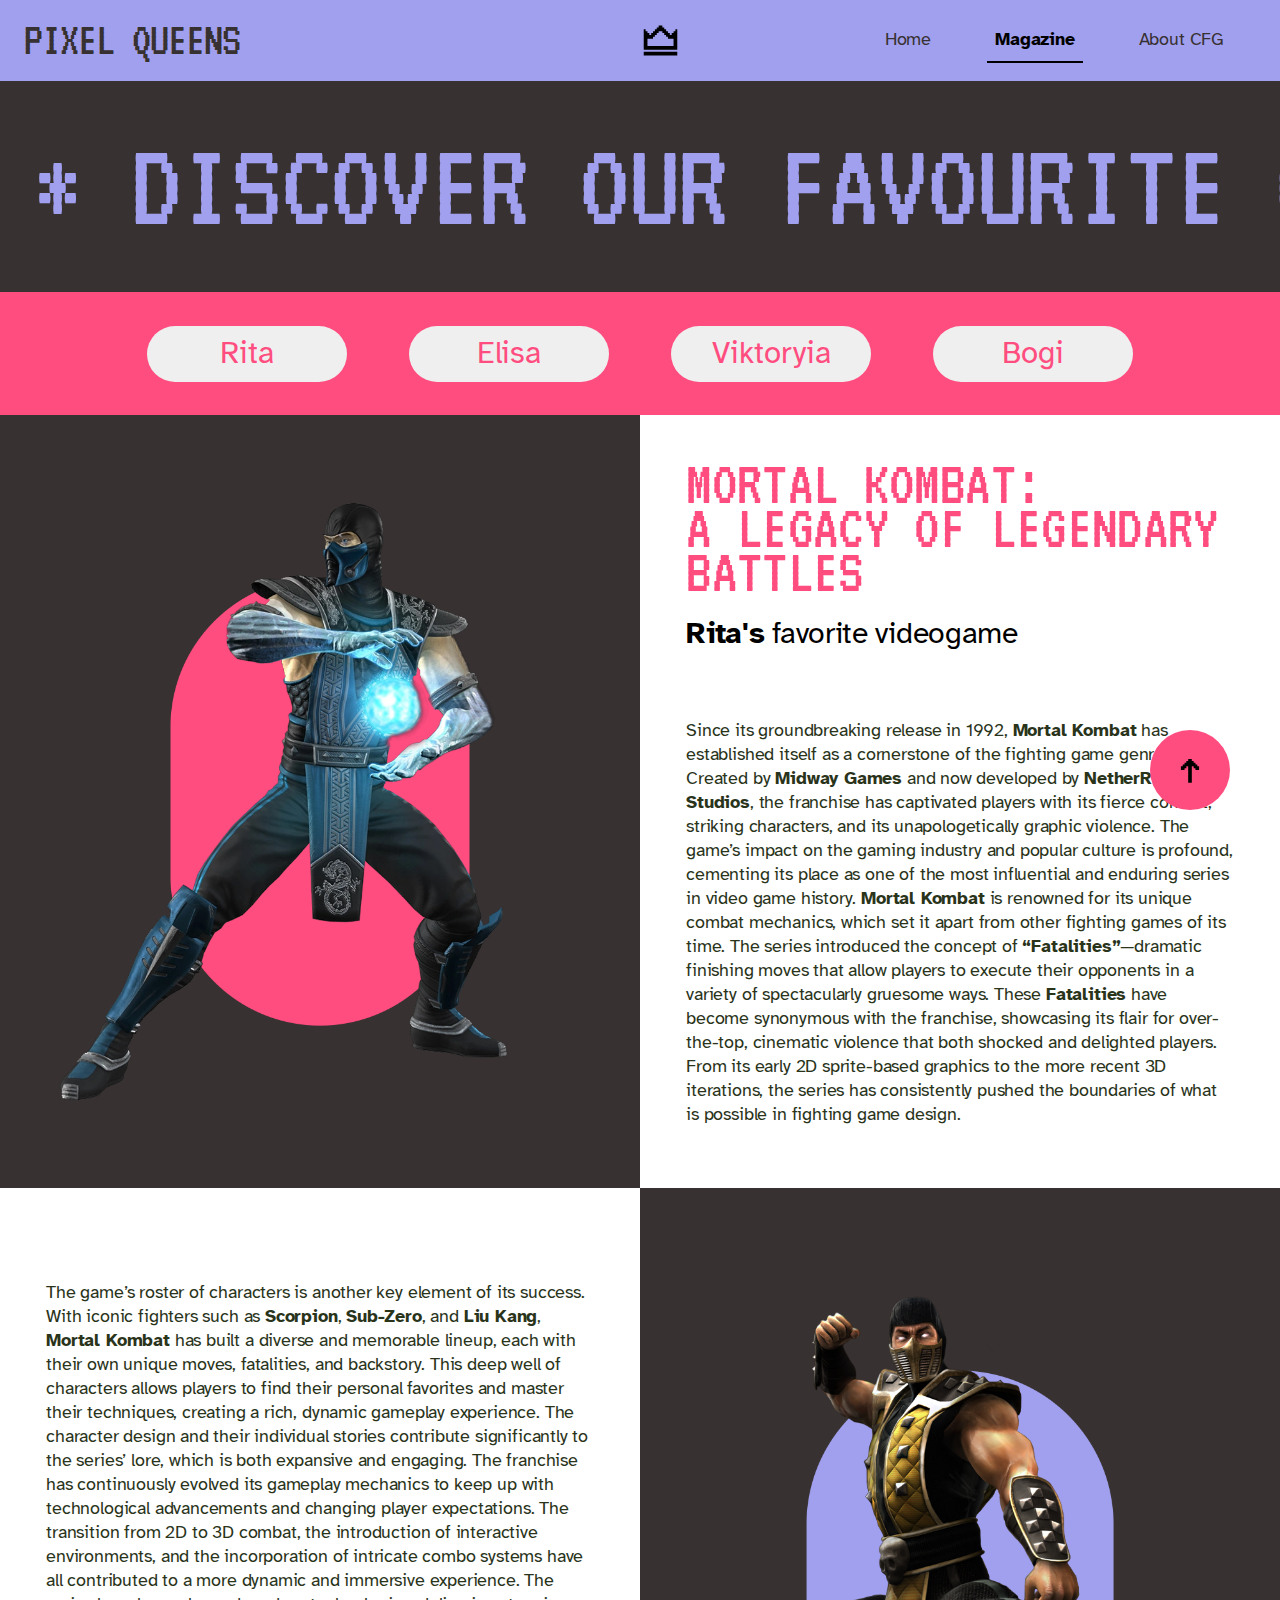
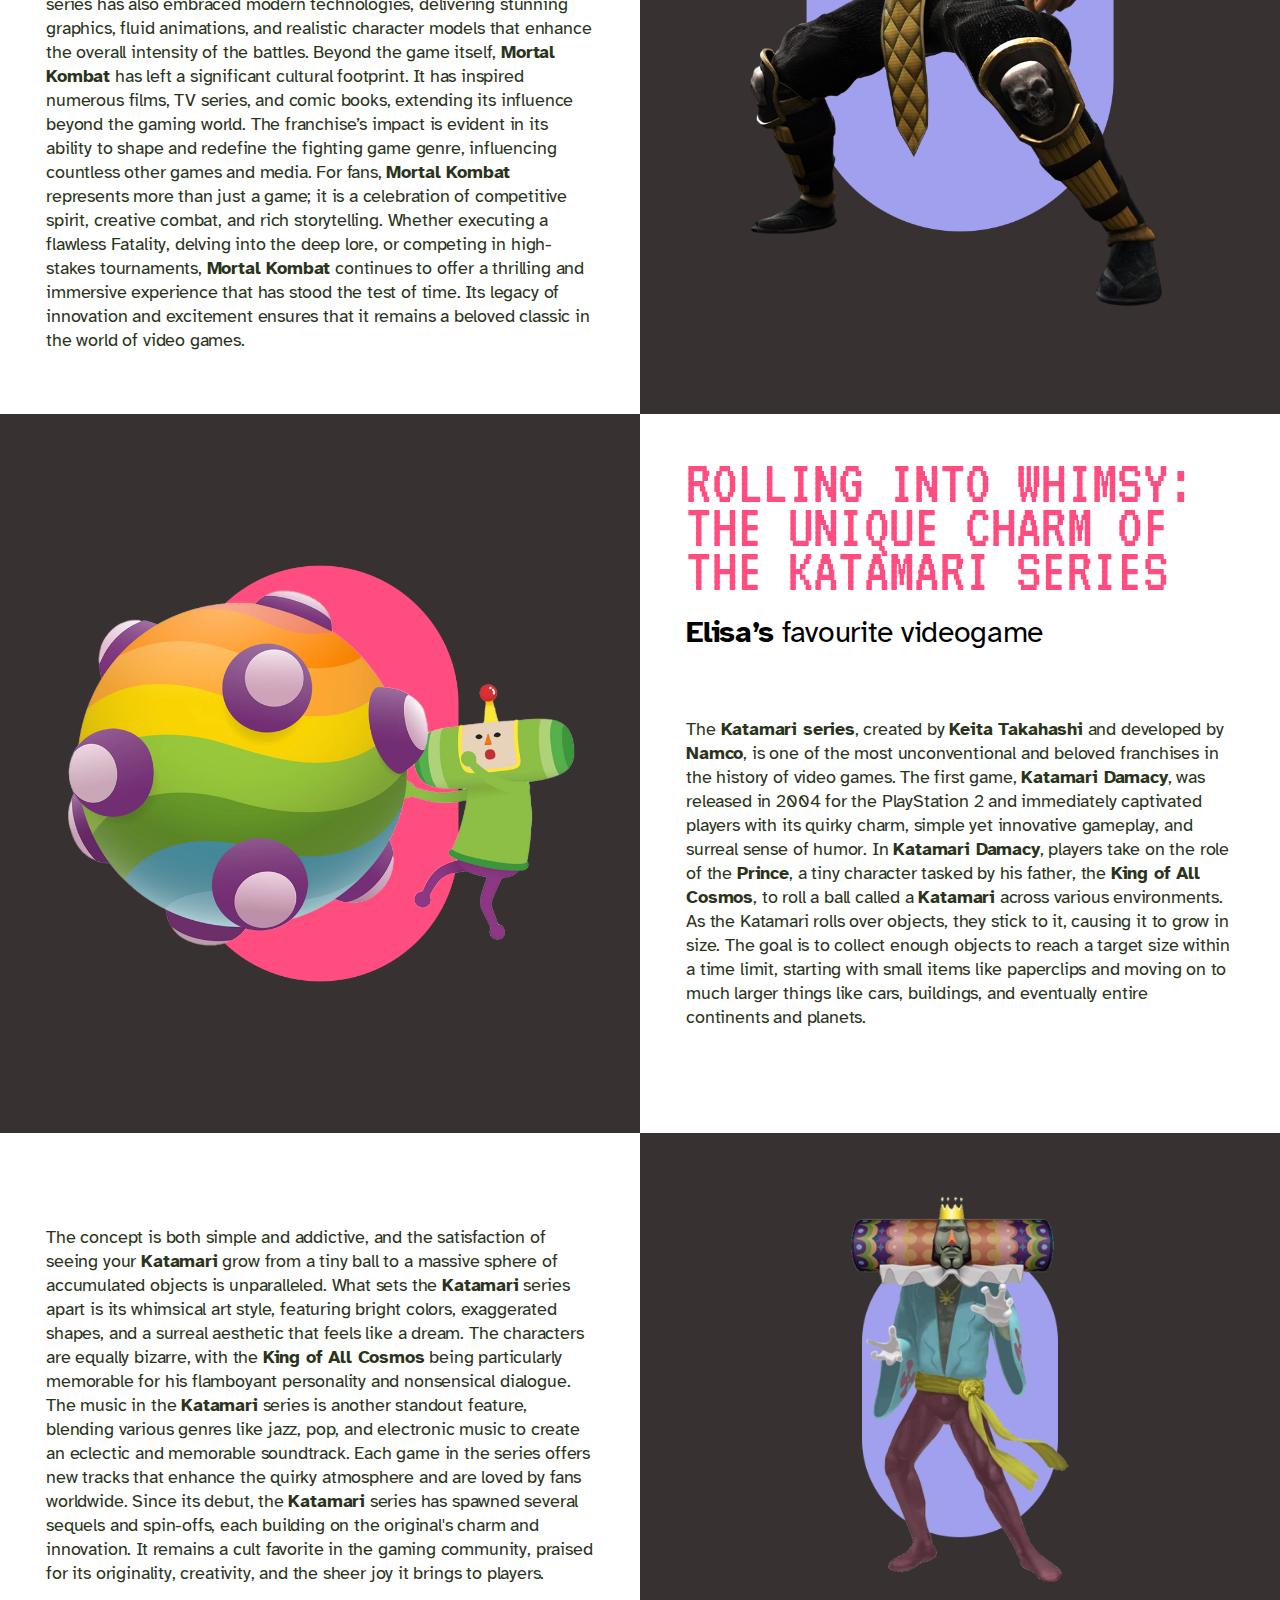
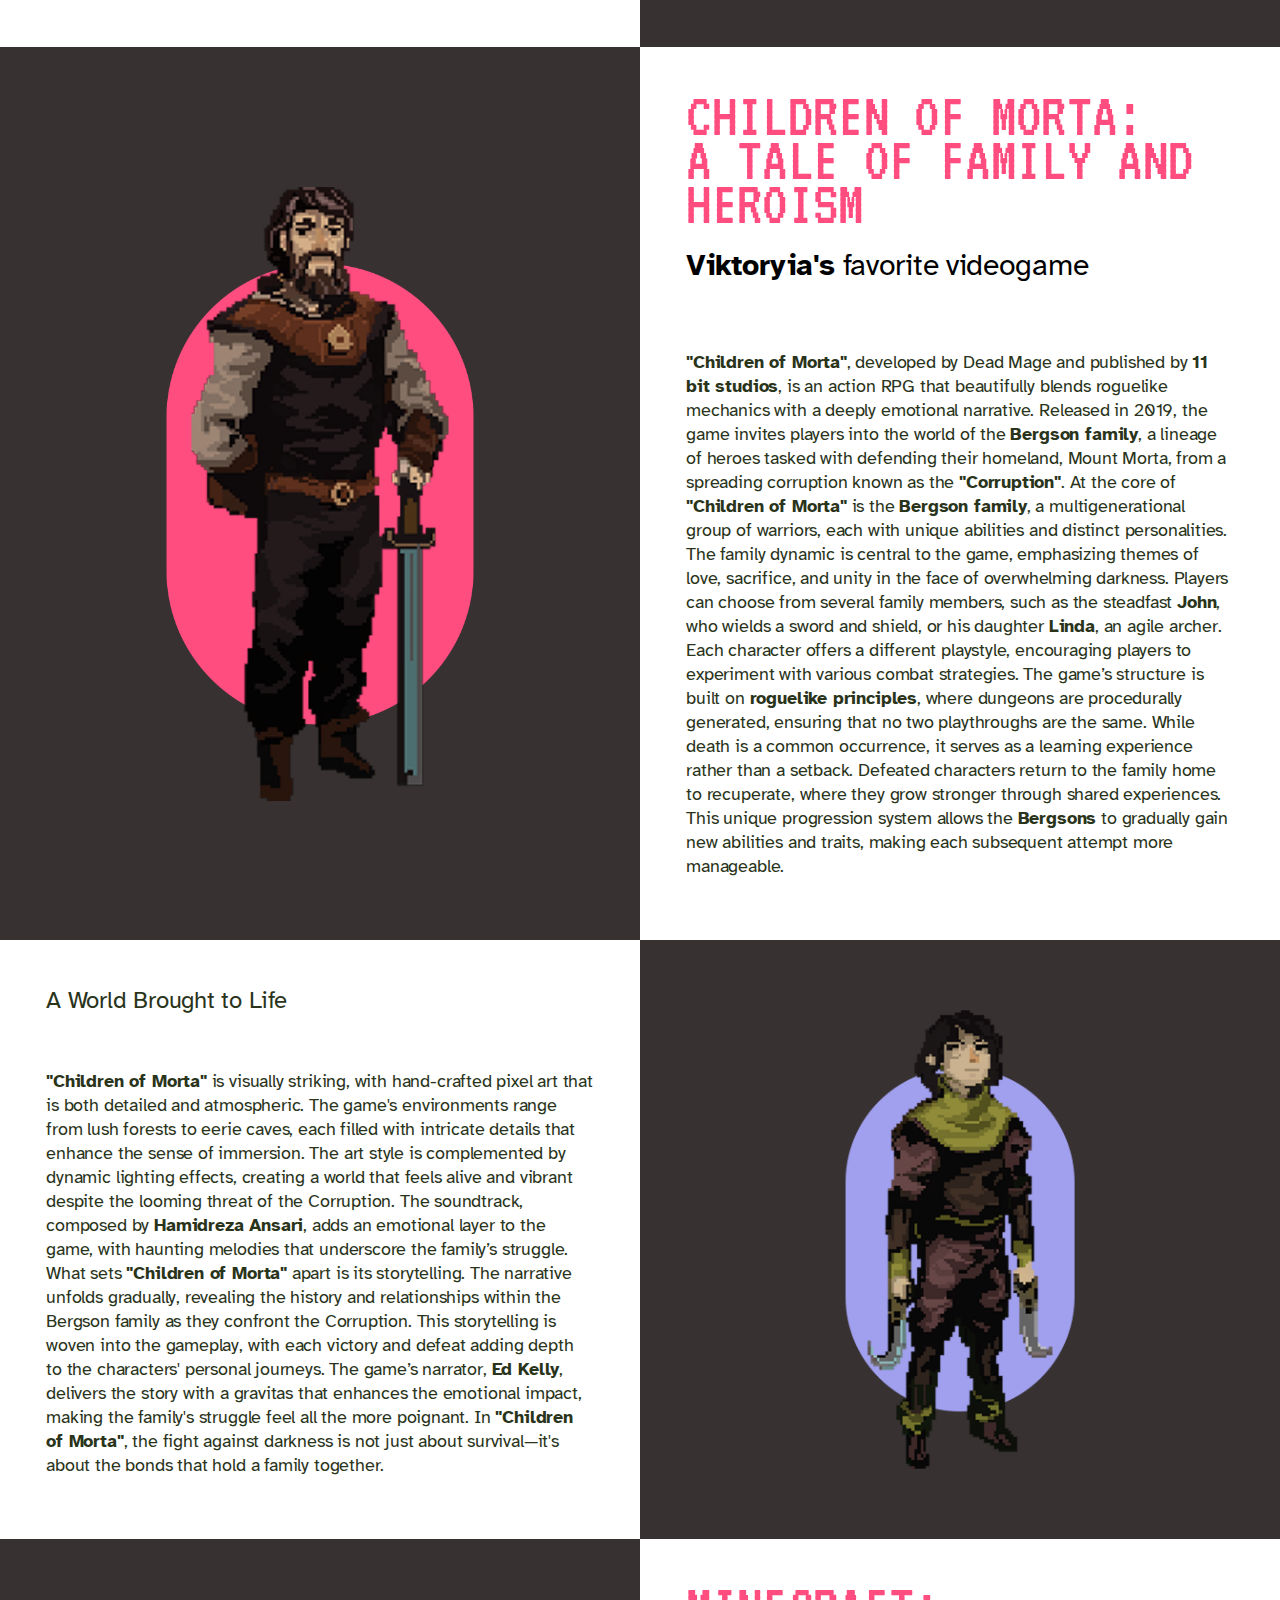
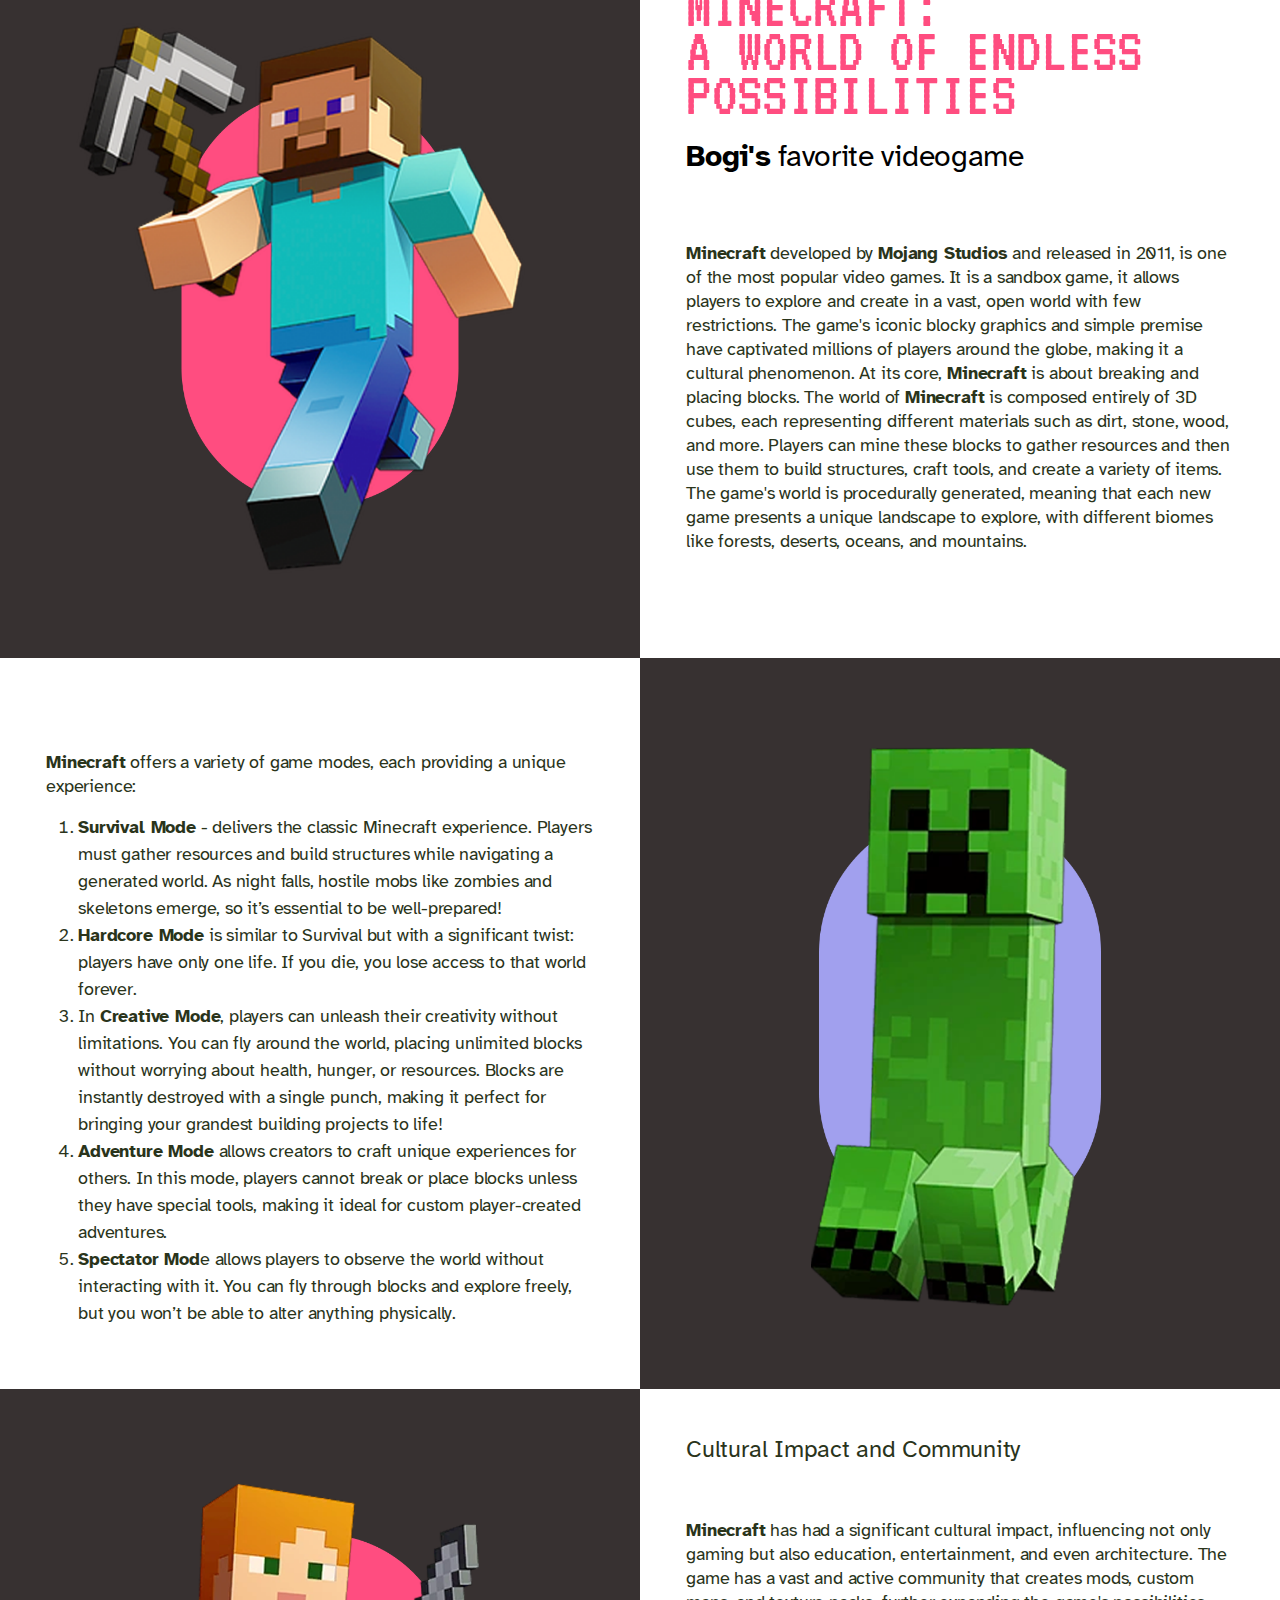
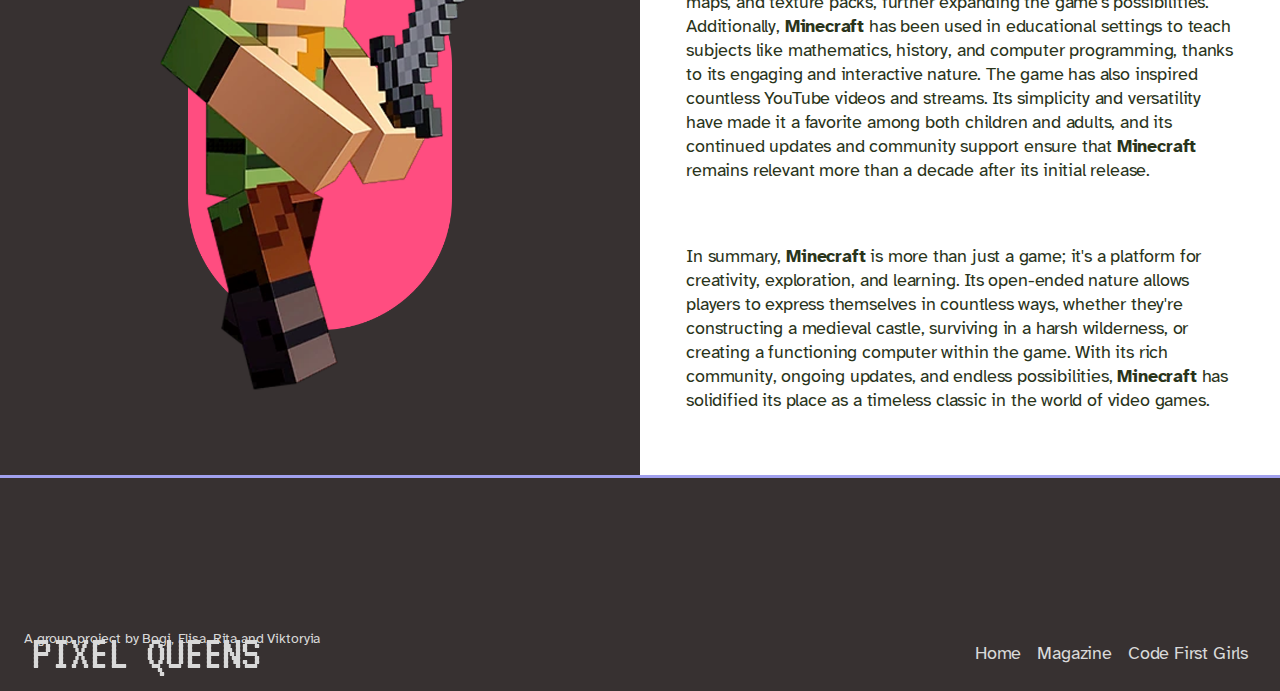
<file: page-2.html>
<!DOCTYPE html>
<html lang="en">
<head>
    <meta charset="UTF-8">
    <meta name="viewport" content="width=device-width, initial-scale=1.0">
    <title>Pixel Queens Article Page</title>
    <link rel="stylesheet" href="style.css">
    <link href="https://fonts.googleapis.com/css2?family=Atkinson+Hyperlegible:ital,wght@0,400;0,700;1,400;1,700&family=VT323&display=swap" rel="stylesheet">
    <link href="https://cdn.jsdelivr.net/npm/bootstrap@5.3.3/dist/css/bootstrap.min.css" rel="stylesheet" integrity="sha384-QWTKZyjpPEjISv5WaRU9OFeRpok6YctnYmDr5pNlyT2bRjXh0JMhjY6hW+ALEwIH" crossorigin="anonymous">
</head>
<body class="articleBody">
    <button onclick="topFunction()" id="myBtn" title="Go to top"><img src="img/arrow-up-svgrepo-com.svg" alt="Go up"></button>
    <nav class="navbar navbar-expand-lg">
        <a class="title ps-4" href="index.html">pixel queens</a>
        <img class="icon" src="img/crown-svgrepo-com.svg" alt="Pixel Queens crown logo">
        <button class="navbar-toggler" type="button" data-bs-toggle="collapse" data-bs-target="#navbarNavAltMarkup" aria-controls="navbarNavAltMarkup" aria-expanded="false" aria-label="Toggle navigation">
            <span class="navbar-toggler-icon"></span>
        </button>
        <div class="navbar-nav nav-underline collapse navbar-collapse justify-content-end me-5" id="navbarNavAltMarkup">
            <ul class="nav navbar-nav gap-5">
                <li class="nav-item">
                    <a class="nav-link " href="index.html">Home</a>
                </li>
                <li class="nav-item">
                    <a class="nav-link active" href="page-2.html">Magazine</a>
                </li>
                <li class="nav-item">
                    <a class="nav-link" href="https://codefirstgirls.com/">About CFG</a>
                </li>
            </ul>
        </div>
    </nav>    
        <div class="scroller" data-animated="true">
            <ul class="tag-list scroller__inner">
                <li> * discover our favourite games </li>
                <li> * discover our favourite games </li>
            </ul>
        </div>

        <!-- hover tabs for our individual games -->
        <div class="tab">
            <button type="button" onclick="location.href='#Rita'" class="tablinks"><a>Rita</a></button>
            <button type="button" onclick="location.href='#Elisa'" class="tablinks"><a>Elisa</a></button>
            <button type="button" onclick="location.href='#Viktoryia'" class="tablinks"><a>Viktoryia</a></button>
            <button type="button" onclick="location.href='#Bogi'" class="tablinks"><a>Bogi</a></button>
        </div>
        <section class="article-section">
            <div id="Rita" class="tabcontent">
                <h2 class="gameTitle">
                Mortal Kombat: <br>A Legacy of legendary battles
                </h2>
                <h4 class="favorite-game">
                    <span class="bold">Rita's</span> favorite videogame
                </h4>
                <p class="text-container">
                    Since its groundbreaking release in 1992, <b>Mortal Kombat</b> has established itself as a cornerstone of the fighting game genre.
                    Created by <b>Midway Games</b> and now developed by <b>NetherRealm Studios</b>, the franchise has captivated players with its fierce combat, striking characters, and its unapologetically graphic violence. The game’s impact on the gaming industry and popular culture is profound, cementing its place as one of the most influential and enduring series in video game history.                        
                    <b>Mortal Kombat</b> is renowned for its unique combat mechanics, which set it apart from other fighting games of its time.
                    The series introduced the concept of <b>“Fatalities”</b>—dramatic finishing moves that allow players to execute their opponents in a variety of spectacularly gruesome ways.
                    These <b>Fatalities</b> have become synonymous with the franchise, showcasing its flair for over-the-top, cinematic violence that both shocked and delighted players.
                    From its early 2D sprite-based graphics to the more recent 3D iterations, the series has consistently pushed the boundaries of what is possible in fighting game design.
                </p>
            </div>
            <div class="character-container">
                <img class="character-image" src="img/mortal1.png" alt="A character from Mortal Kombat: Sub-zero">
                <div class="background-shape s-1"></div>
            </div>
        </section>
        <section class="article-section">
            <div>
                <p class="text-container">
                
                    The game’s roster of characters is another key element of its success. With iconic fighters such as <b>Scorpion</b>, <b>Sub-Zero</b>, and <b>Liu Kang</b>, <b>Mortal Kombat</b> has built a diverse and memorable lineup, each with their own unique moves, fatalities, and backstory.
                    This deep well of characters allows players to find their personal favorites and master their techniques, creating a rich, dynamic gameplay experience.
                    The character design and their individual stories contribute significantly to the series’ lore, which is both expansive and engaging.
                    The franchise has continuously evolved its gameplay mechanics to keep up with technological advancements and changing player expectations.
                    The transition from 2D to 3D combat, the introduction of interactive environments, and the incorporation of intricate combo systems have all contributed to a more dynamic and immersive experience.
                    The series has also embraced modern technologies, delivering stunning graphics, fluid animations, and realistic character models that enhance the overall intensity of the battles.                
                    Beyond the game itself, <b>Mortal Kombat</b> has left a significant cultural footprint.
                    It has inspired numerous films, TV series, and comic books, extending its influence beyond the gaming world. The franchise’s impact is evident in its ability to shape and redefine the fighting game genre, influencing countless other games and media.                    
                    For fans, <b>Mortal Kombat</b> represents more than just a game; it is a celebration of competitive spirit, creative combat, and rich storytelling.
                    Whether executing a flawless Fatality, delving into the deep lore, or competing in high-stakes tournaments, <b>Mortal Kombat</b> continues to offer a thrilling and immersive experience that has stood the test of time. Its legacy of innovation and excitement ensures that it remains a beloved classic in the world of video games.      
                </p>
            </div>
            <div class="character-container">
                <div class="background-shape s-2"></div>
                <img class="character-image" src="img/mortal2.png" alt="Another character from Mortal Kombat: Scorpion">
            </div>
        </section>
        <section class="article-section">
            <div id="Elisa" class="tabcontent">
                <h2 class="gameTitle">
                Rolling into Whimsy: The Unique Charm of the Katamari Series
                </h2>
                <h4 class="favorite-game">
                    <span class="bold">Elisa’s</span> favourite videogame
                </h4>
                <p class="text-container">
                    The <b>Katamari series</b>, created by <b>Keita Takahashi</b> and developed by <b>Namco</b>, is one of the 
                    most unconventional and beloved franchises in the history of video games. The first game, 
                    <b>Katamari Damacy</b>, was released in 2004 for the PlayStation 2 and immediately captivated 
                    players with its quirky charm, simple yet innovative gameplay, and surreal sense of humor.
                    In <b>Katamari Damacy</b>, players take on the role of the <b>Prince</b>, a tiny character tasked by his 
                    father, the <b>King of All Cosmos</b>, to roll a ball called a <b>Katamari</b> across various environments. 
                    As the Katamari rolls over objects, they stick to it, causing it to grow in size. The goal is to 
                    collect enough objects to reach a target size within a time limit, starting with small items like 
                    paperclips and moving on to much larger things like cars, buildings, and eventually entire 
                    continents and planets. 
                </p>
            </div>
            <div class="character-container">
                <div class="background-shape s-1"></div>
                <img class="character-image" src="img/katamari1.png" alt="A character from Katamari: the Prince">
            </div>
        </section>
        <section class="article-section">
            <div>
                <p class="text-container">
                    The concept is both simple and addictive, and the satisfaction of 
                    seeing your <b>Katamari</b> grow from a tiny ball to a massive sphere of accumulated objects is 
                    unparalleled.
                    What sets the <b>Katamari</b> series apart is its whimsical art style, featuring bright colors, 
                    exaggerated shapes, and a surreal aesthetic that feels like a dream. The characters are 
                    equally bizarre, with the <b>King of All Cosmos</b> being particularly memorable for his flamboyant 
                    personality and nonsensical dialogue.
                    The music in the <b>Katamari</b> series is another standout feature, blending various genres like 
                    jazz, pop, and electronic music to create an eclectic and memorable soundtrack. Each game
                    in the series offers new tracks that enhance the quirky atmosphere and are loved by fans 
                    worldwide.
                    Since its debut, the <b>Katamari</b> series has spawned several sequels and spin-offs, each 
                    building on the original's charm and innovation. It remains a cult favorite in the gaming 
                    community, praised for its originality, creativity, and the sheer joy it brings to players.
                </p>
            </div>
            <div class="character-container">
                <div class="background-shape s-2"></div>
                <img class="character-image" src="img/katamari2.png" alt="Another character from Katamari: the King of All Cosmos">
            </div>
        </section>
        <section class="article-section">
            <div id="Viktoryia" class="tabcontent">
                <h2 class="gameTitle">
                Children of Morta:<br>A Tale of Family and Heroism
                </h2>
                <h4 class="favorite-game">
                    <span class="bold">Viktoryia's</span> favorite videogame
                </h4>
                <p class="text-container">
                    <b>"Children of Morta"</b>, developed by Dead Mage and published by <b>11 bit studios</b>, is an action 
                    RPG that beautifully blends roguelike mechanics with a deeply emotional narrative. 
                    Released in 2019, the game invites players into the world of the <b>Bergson family</b>, a lineage of 
                    heroes tasked with defending their homeland, Mount Morta, from a spreading corruption 
                    known as the <b>"Corruption"</b>.

                    At the core of <b>"Children of Morta"</b> is the <b>Bergson family</b>, a multigenerational group of 
                    warriors, each with unique abilities and distinct personalities. The family dynamic is central to
                    the game, emphasizing themes of love, sacrifice, and unity in the face of overwhelming 
                    darkness. Players can choose from several family members, such as the steadfast <b>John</b>, 
                    who wields a sword and shield, or his daughter <b>Linda</b>, an agile archer. Each character offers 
                    a different playstyle, encouraging players to experiment with various combat strategies.
                    
                    The game’s structure is built on <b>roguelike principles</b>, where dungeons are procedurally 
                    generated, ensuring that no two playthroughs are the same. While death is a common 
                    occurrence, it serves as a learning experience rather than a setback. Defeated characters 
                    return to the family home to recuperate, where they grow stronger through shared 
                    experiences. This unique progression system allows the <b>Bergsons</b> to gradually gain new 
                    abilities and traits, making each subsequent attempt more manageable.
                </p>
            </div>
            <div class="character-container">
                <div class="background-shape s-1"></div>
                <img class="character-image" src="img/children1.png" alt="A character from Children of Morta: John">
            </div>
        </section>
        <section class="article-section">
            <div>
                <h4>A World Brought to Life</h4>
                <p class="text-container">
                    <b>"Children of Morta"</b> is visually striking, with hand-crafted pixel art that is both detailed and 
                    atmospheric. The game's environments range from lush forests to eerie caves, each filled 
                    with intricate details that enhance the sense of immersion. The art style is complemented by 
                    dynamic lighting effects, creating a world that feels alive and vibrant despite the looming 
                    threat of the Corruption. The soundtrack, composed by <b>Hamidreza Ansari</b>, adds an 
                    emotional layer to the game, with haunting melodies that underscore the family’s struggle.

                    What sets <b>"Children of Morta"</b> apart is its storytelling. The narrative unfolds gradually, 
                    revealing the history and relationships within the Bergson family as they confront the 
                    Corruption. This storytelling is woven into the gameplay, with each victory and defeat adding 
                    depth to the characters' personal journeys. The game’s narrator, <b>Ed Kelly</b>, delivers the story 
                    with a gravitas that enhances the emotional impact, making the family's struggle feel all the 
                    more poignant.
                    In <b>"Children of Morta"</b>, the fight against darkness is not just about survival—it's about the 
                    bonds that hold a family together.
                </p>
            </div>
            <div class="character-container">
                <div class="background-shape s-2"></div>
                <img class="character-image" src="img/children2.png" alt="Another character from Children of Morta: Kevin">
            </div>
        </section>
        <section class="article-section">
            <div id="Bogi" class="tabcontent">
                <h2 class="gameTitle">Minecraft: <br>A World of Endless Possibilities</h2>
                <h4 class="favorite-game">
                    <span class="bold">Bogi's</span> favorite videogame
                </h4>
        
                <p class="text-container">
                    <b>Minecraft</b> developed by <b>Mojang Studios</b> and released in 2011, is one of the most popular 
                    video games. It is a sandbox game, it allows players to explore and create in a vast, open 
                    world with few restrictions. The game's iconic blocky graphics and simple premise have 
                    captivated millions of players around the globe, making it a cultural phenomenon.

                    At its core, <b>Minecraft</b> is about breaking and placing blocks. The world of <b>Minecraft</b> is 
                    composed entirely of 3D cubes, each representing different materials such as dirt, stone, 
                    wood, and more. Players can mine these blocks to gather resources and then use them to build
                    structures, craft tools, and create a variety of items. The game's world is procedurally 
                    generated, meaning that each new game presents a unique landscape to explore, with different
                    biomes like forests, deserts, oceans, and mountains.
                </p>

            </div>
            <div class="character-container">
                <div class="background-shape s-1"></div>
                <img class="character-image" src="img/minecraft1.png" alt="A character from Minecraft: Steve">
            </div>
        </section>
        <section class="article-section">
            <div class="text-container">
                <p>
                    <b>Minecraft</b> offers a variety of game modes, each providing a unique experience:
                </p>
                <ol>
                    <li><b>Survival Mode</b> - delivers the classic Minecraft experience. Players must gather 
                    resources and build structures while navigating a generated world. As night falls, 
                    hostile mobs like zombies and skeletons emerge, so it’s essential to be well-prepared!
                    </li>
                    <li>
                        <b>Hardcore Mode</b>  is similar to Survival but with a significant twist: players have only 
                        one life. If you die, you lose access to that world forever.                
                    </li>
                    <li>In <b>Creative Mode</b>, players can unleash their creativity without limitations. You can 
                    fly around the world, placing unlimited blocks without worrying about health, hunger, 
                    or resources. Blocks are instantly destroyed with a single punch, making it perfect for 
                    bringing your grandest building projects to life!</li>
                    <li><b>Adventure Mode</b> allows creators to craft unique experiences for others. In this mode, 
                    players cannot break or place blocks unless they have special tools, making it ideal for
                    custom player-created adventures.</li>
                    <li><b>Spectator Mod</b>e allows players to observe the world without interacting with it. You 
                    can fly through blocks and explore freely, but you won’t be able to alter anything 
                    physically.</li>
                </ol>
            </div>
            <div class="character-container">
                <div class="background-shape s-2"></div>
                <img class="character-image" src="img/minecraft2.png" alt="Another character from Minecraft: a zombie">
            </div>
        </section>
        <section class="article-section">
            <div class="text-container">
                <h4>
                Cultural Impact and Community
                </h4>
                <p>
                    <b>Minecraft</b> has had a significant cultural impact, influencing not only gaming but also 
                    education, entertainment, and even architecture. The game has a vast and active community 
                    that creates mods, custom maps, and texture packs, further expanding the game's possibilities.
                    Additionally, <b>Minecraft</b> has been used in educational settings to teach subjects like 
                    mathematics, history, and computer programming, thanks to its engaging and interactive 
                    nature.
                    The game has also inspired countless YouTube videos and streams. Its simplicity and 
                    versatility have made it a favorite among both children and adults, and its continued updates 
                    and community support ensure that <b>Minecraft</b> remains relevant more than a decade after its 
                    initial release.
                </p>
                <p>
                    In summary, <b>Minecraft</b> is more than just a game; it's a platform for creativity, exploration, and
                    learning. Its open-ended nature allows players to express themselves in countless ways, 
                    whether they're constructing a medieval castle, surviving in a harsh wilderness, or creating a 
                    functioning computer within the game. With its rich community, ongoing updates, and 
                    endless possibilities, <b>Minecraft</b> has solidified its place as a timeless classic in the world of 
                    video games.
                </p>
            </div>  
            <div class="character-container">
                <div class="background-shape s-1"></div>
                <img class="character-image" src="img/minecraft3.png" alt="Another character from Minecraft: Alex">
            </div>
        </section>  
    </main>

    <footer class="footer d-flex align-items-end justify-content-between py-4 px-4">
        <span class="col-md-4 ps-2 title">pixel queens</span>
        <p class="col-md-4 text-element group7">A group project by Bogi, Elisa, Rita and Viktoryia</p>    
        <ul class="nav col-md-4 justify-content-end">
            <li class="nav-item"><a href="index.html" class="nav-link-footer px-2 text-element">Home</a></li>
            <li class="nav-item"><a href="page-2.html" class="nav-link-footer px-2 text-element">Magazine</a></li>
            <li class="nav-item"><a href="https://codefirstgirls.com/" class="nav-link-footer px-2 text-element">Code First Girls</a></li>
            
        </ul>
    </footer>
    <script src="script.js"></script>
    <script src="https://cdn.jsdelivr.net/npm/bootstrap@5.3.3/dist/js/bootstrap.bundle.min.js" integrity="sha384-YvpcrYf0tY3lHB60NNkmXc5s9fDVZLESaAA55NDzOxhy9GkcIdslK1eN7N6jIeHz" crossorigin="anonymous"></script>
</body>
</html>
</file>
<file: style.css>
* {
    margin: 0;
    padding: 0;
}

html, body {
    width: 100%;
    height: auto;
    overflow-x: hidden;
}

.indexBody {
    font-family: Atkinson Hyperlegible;
    font-size: 1.125em;
    font-weight: 400;
    line-height: 1.5em;
    letter-spacing: -0.01em;
    color: #D9D9D9;
    overflow-x: hidden;
    width: 100%;
    height: 100%;
}

.navbar {
    width: 100%;
    height: 9.041vh;
    overflow: hidden;
    background-color: #A1A0EE;
    color: #373131;
}

.navbar img {
    width: 41px;
    height: 41px;
}

.navbar a {
    text-decoration: none;
    color: #373131;
}

.icon {
    position: absolute;
    left: 50%;
}

.article-section a{
    text-decoration: none;
    color: #A1A0EE;
}

.article-section a:hover{
 
    color: #A1A0EE;
    font-weight: 800;

}
.indexMain {
    background-color: rgba(30, 30, 30, 0.8);
    width: 100vw;
    height: 100.83vh;
    display: flex;
    align-items: center;
    justify-content: center;
    flex-direction: column;
}

.background-container {
    position: absolute;
    width: 100vw;
    height: 100%;
    z-index: -5;
}

.background {
    position: absolute;
    width: 100vw;
    height: 100%;
    object-fit: cover;
    opacity: 0;
    transition: opacity 1s ease-in-out;
}

.showing {
    opacity: 1;
}

.group-3 {
    width: 46.736vw;
    white-space: normal;
    text-align: center;
    height: 536px;
}

.group-3 h1 {
    font-family: VT323;
    font-size: 13.889vw;
    font-weight: 400;
    line-height: 8.403vw;
    letter-spacing: -0.01em;
    text-transform: uppercase;
    color: #A1A0EE;
}

.group-3 span {
    display: block;
    height: 1.667vw;
}

.button {
    width: 200px;
    height: 56px;
    border-radius: 100px;
    opacity: 0px;
    background-color: #FF4D80;
    border: none;
}

.button a {
    text-decoration: none;
    font-family: Atkinson Hyperlegible;
    font-size: 1.125em;
    font-weight: 400;
    line-height: 1.5em;
    letter-spacing: -0.01em;
    text-align: center;
    color: #D9D9D9;
}

/* New info */ 

.button:hover {
    background-color: #e63e72;
    color: #ffffff;
  }
  
  .button:active {
    background-color: #d53f6c;
    font-size: 0.95em;
    box-shadow: inset 0 4px 8px rgba(0, 0, 0, 0.1);

  }

/* New info end */

.group7 {
    position: absolute;
    font-size: 75% !important;
    padding-top: 0 !important;
}

.articleBody{
    font-family: Atkinson Hyperlegible;
    font-size: 1.125em;
    font-weight: 400;
    line-height: 1.5em;
    letter-spacing: -0.01em;
    color: #2A341B;
}


.scroller {
    max-width: 100%;
    background-color: #373131;
    overflow: hidden;
}

.scroller__inner {
    padding-block: 1rem;
    display: flex;
    gap: 1rem;
}

.scroller[data-animated="true"] .scroller__inner {
    width: max-content;
    flex-wrap: nowrap;
    animation: scroll var(--_animation-duration, 40s)
      var(--_animation-direction, forwards) linear infinite;
  }

.scroller[data-direction="right"] {
--_animation-direction: reverse;
}

.scroller[data-speed="slow"] {
    --_animation-duration: 60s;
}

@keyframes scroll {
    to {
      transform: translate(calc(-50% - 0.5rem));
    }
  }

.tag-list {
    margin: 6vh 0 6vh 0;
    list-style: none;
}

.tag-list li {
    font-family: VT323;
    font-size: 128px;
    font-weight: 400;
    line-height: 5.556vw;
    letter-spacing: -0.01em;
    text-transform: uppercase;
    color: #A1A0EE;
    text-wrap: nowrap;
}

.tab {
    width: 100%;
    height: 13.653vh;
    background-color: #FF4D80;
    display: flex;
    justify-content: center;
    align-items: center;
}

/* New last 2 rows */
.tablinks {
    width: 200px;
    height: 56px;
    border-radius: 100px;
    border: none;
    margin: 2.431vw;
    font-size: clamp(18px, 6vw, 31px);
    letter-spacing: -1%;
    text-decoration: none;
    color: #FF4D80;
    border: 2px solid transparent;
    transition: background-color 0.2s, color 0.2s, border-color 0.2s;
}
/* New info */
.tablinks:hover {
    background-color: #FFD1E0; 
    color: #FF3366; 
    border-color: #FF4D80; 
    box-shadow: 0 4px 8px rgba(0, 0, 0, 0.1);
} 

.tablinks:active {
    background-color: #FFB3C6;
    color: #FF1A53;
    font-size: 30px;
    box-shadow: inset 0 4px 8px rgba(0, 0, 0, 0.1);
}
/* New info end */

.article-section {
    display: flex;
    flex-direction: row;
    align-items: stretch;
}

.article-section:nth-child(odd){
    flex-direction: row-reverse;
}

.article-section div {
    width: 50%;
    padding:3.611vw;
  }

.gameTitle {
    font-family: VT323;
    font-size: 64px;
    font-weight: 400;
    line-height: 44px;
    letter-spacing: -0.01em;
    text-align: left;
    color: #FF4D80;
    text-transform: uppercase;
}

.favorite-game, h4 {
    font-size: 30px;
    line-height: 26px;
    letter-spacing: -0.01em;
    text-align: left;
    color: black;
    margin: 26px 0;
}

.bold {
    font-weight: 700;
}

.articleBody p {
    font-family: Atkinson Hyperlegible;
    font-size: 18px;
    font-weight: 400;
    line-height: 24px;
    letter-spacing: -0.01em;
    text-align: left;
    padding-top: 3.6vw;
}

.text-container{
    min-height: 400px;
}
.character-container {
    background-color: #373131;
    display: flex;
    align-items: center;
    min-height: 100%;
    justify-content: center;
    position: relative;
}

.character-image {
    position: absolute;
    max-width: 100%;
    max-height: 100%;
    object-fit: contain;
    z-index: 1;
    padding: 2%;
}

#myBtn {
    width: 80px;
    height: 80px;
    position: fixed;
    bottom: 90px;
    right: 50px;
    z-index: 99;
    font-size: 18px;
    border: none;
    outline: none;
    background-color: #FF4D80;
    cursor: pointer;
    border-radius: 100%;
}

#myBtn a{
    color: #D9D9D9;
}

#myBtn img{
    width: 40px;
    height: 40px;
    color: #D9D9D9;
}

.square{
    display: none;
}

.about-chat {
    padding: 10%;
}

.about-chat div{
    width: 100%;
}

.chatbox__messages {
    padding: 0 10px !important;
    line-height: 1.2em;
}

.messages__item {
    margin-top: 15px;
    background: #E0E0E0; 
    padding: 8px 12px !important;
    max-width: 70%;
}

.messages__item--visitor {
    border-top-left-radius: 20px;
    border-top-right-radius: 20px;
    border-bottom-right-radius: 20px;
}

.messages__item--operator {
    border-top-left-radius: 20px;
    border-top-right-radius: 20px;
    border-bottom-left-radius: 20px;
    background-color: #8483ca;
    color: white;
    margin-left: auto;
}

.about-container {
    min-height: auto;
}

.about-avatars {
    display: grid;
    grid-template-columns: repeat(2, 1fr);
    flex-wrap: wrap;
    overflow: hidden;
    align-items: center;
    justify-content: space-around;

}

.photo-container {
    position:relative;    
    overflow: hidden;
    padding: 0 !important;
    display: flex;
    align-items: center;
    justify-content: center; 
    border-radius: 100%;
    height: auto;
    width: clamp(100px, 70%, 200px) !important;
    margin: 0 auto;
}

.photo-container img {
    width:100%;
    vertical-align:baseline;
}

.photo-container:after {
    content: attr(data-content);
    font-family: VT323;
    font-size: clamp(22px, 3.229vw, 32px);
    font-weight: 400;
    color: #D9D9D9;
    color:#fff;
    position:absolute;
    display: flex;
    justify-content: center;
    align-items: center;
    width:100%; 
    height:100%;
    background:rgba(0,0,0,0.6);
    opacity:0;
    transition: all 0.5s;
    -webkit-transition: all 0.5s;
}

.photo-container:hover:after {
    opacity:1;
}

.disclaimer_section {
    background-color: #FF4D80;
    text-align: center;
    padding: 20px;
}

.disclaimer_section p {
    text-align: center;
    padding: 5px;
}

.article-carousel div {
    padding: 0 !important;
    width: 100%;
}

.carousel-indicators {
    width: 20%;
    display: flex;
    justify-content: center;
}

.carousel-indicators button {
    width: 7px !important;
    height: 7px !important;
    border-radius: 50%;
    background-color: #FF4D80 !important;
}

/* New info end */

.title {
    font-family: VT323;
    font-size: 48px;
    font-weight: 400;
    letter-spacing: -1px;
    text-transform: uppercase;
}

/* Edited here */

.footer {
    width: 100%;
    height: 24.1vh;
    padding: 20px 40px 40px 120px;
    overflow: hidden;
    background-color: #373131; 
    border-top: 3px solid #A1A0EE; 
    line-height: 1.5em;
    color: #D9D9D9;
    display: grid;
    grid-template-columns: repeat(6, 1fr);
    grid-template-rows: repeat(2, 1fr);
    align-items: end;
}

.title-group {
    grid-column: 1 / span 4;
    justify-content: end;
}
footer .title {
    font-size: 50px;
}

.nav-link-footer {
    text-decoration: none;
    color: #D9D9D9;
}

.nav-link-footer:hover {
    text-decoration: none;
    color: #D9D9D9;
    font-weight: 800;
}
.list-unstyled {
    display: flex;
    flex-direction: row;
    justify-content: end;
    grid-area: 2 / 2 / 2 / 7;
}

.list-unstyled a {
    padding-left: 30px;
}

@media screen and (max-width: 991px) {
    .navbar {
        height: auto;
    }

    /* Edits acc to my code */
    .navbar-toggler {
        border: none !important
    }

    .navbar-collapse {
        border-top: 1px solid black;
    }

    .icon {
        position: static;
        display: none
    }

    /* New info */
    .photo-container {
        width: 150px;
    }

    .about-avatars {
        gap: 0;
    }
    /* New info end */

    /* Edits made acc to my code */
    .title {
        font-size: 32px;
    }

    .group-3 h1 {
        font-size: 25.889vw;
        line-height: 15.403vw;
        padding-bottom: 5vw;
    }

    .group-3 {
        width: 70.736vw;
    }

    .navbar a {
        margin: 0 0 0 16px;
    }

    .navbar-nav .nav-item {
        text-align: center;
    }

    .navbar-nav .nav-item a {
        font-size: 28px;
    }

    /* Edits made to the name buttons block */

    .tab {
        display: grid;
        height: auto;
        grid-template-columns: repeat(2, 1fr);
        column-gap: 10px;
        justify-items: center; 
        padding: 10px;
    }

    .tab button {
        width: 90%;
    }

    .tab a {
        display: block; 
        text-align: center; 
        width: 100%;
        padding: 10px 0;
    }

    /* Edits made to the article block */

    .article-section {
        flex-direction: column; 
        align-items: left;
    }

    .article-section:nth-child(odd) {
        flex-direction: column;
    }

    .article-section div {
        width: 100%; 
        padding: 20px; 
    }

    .character-container {
        gap: 5vw;
    }

    .character-image {
        position: relative; 
        width: 90%; 
        max-height: auto;
        padding: 0;
    }

    .gameTitle {
        text-align: left;
    }

    .favorite-game, h4 {
        text-align: left;
    }

    .articleBody p {
        text-align: left;
    }

    /* Edits made to the scroller */

    .tag-list {
        margin: 3vh 0 3vh 0; 
    }

    .tag-list li {
        font-size: 64px; 
        line-height: 3vw; 
    }

    .footer {
        height: auto;
        grid-template-columns: 1fr;
        align-items: start;
        padding: 50px 20px 20px 30px;
    }

    .title-group {
        grid-column:1 / span 1;
    }

    .list-unstyled {
        flex-direction: column;
        justify-content: flex-start;
        align-items: start;
        grid-area: 2 / 1 / span 1;
        line-height: 180%;
    }

    .list-unstyled a {
        padding-left: 0;
    }

    #myBtn {
        bottom: 20px;
        right: 20px;
    }
}
</file>
